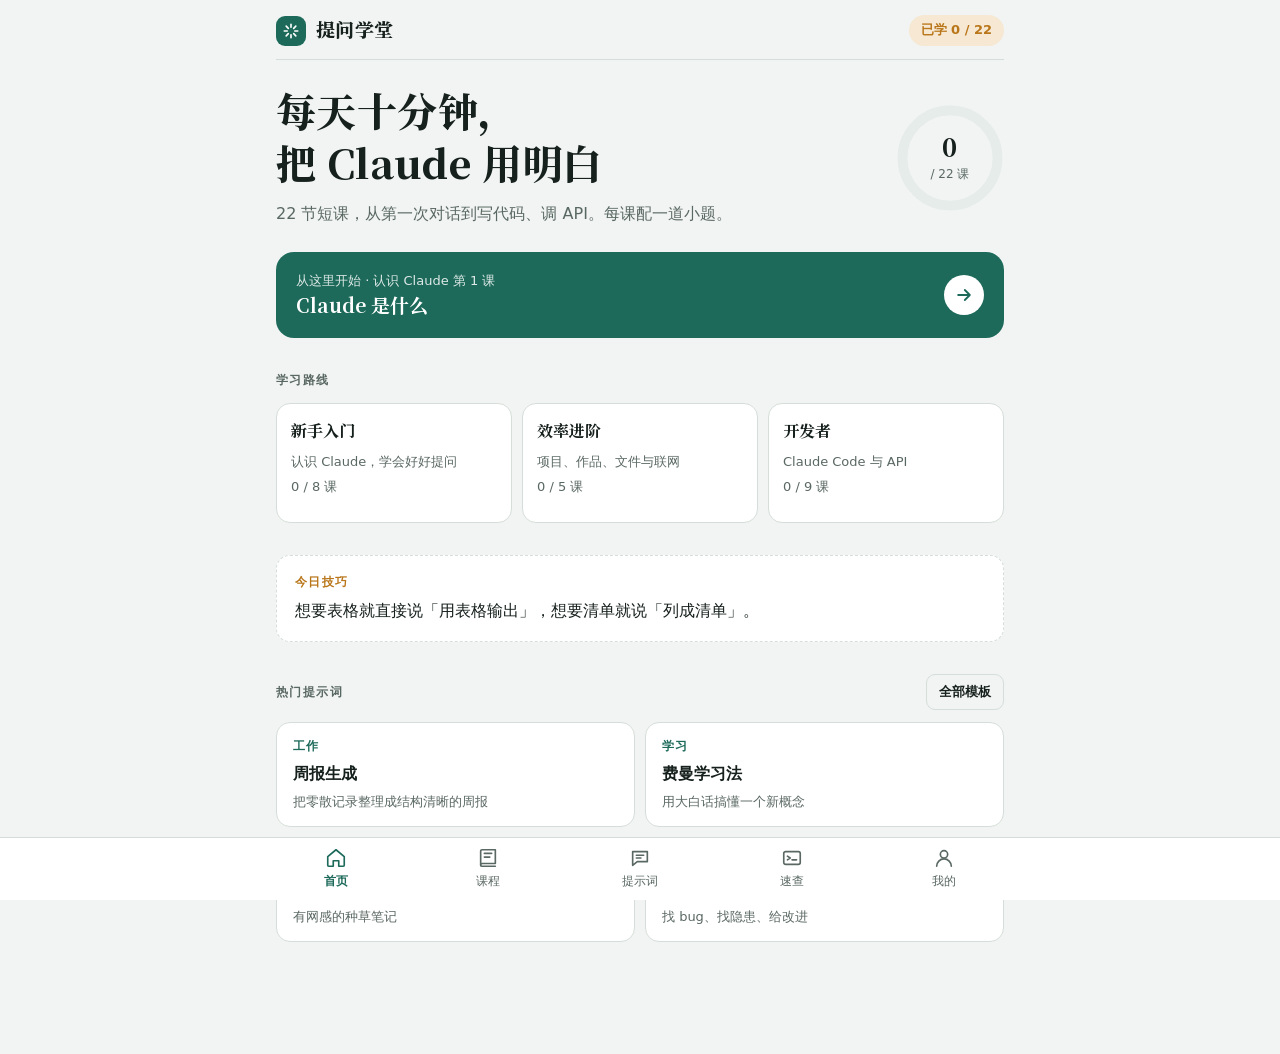
<file: ios/ClaudeXuetang/Web/index.html>
<!doctype html><html lang="zh-CN"><head><meta charset="utf-8">
<meta name="viewport" content="width=device-width,initial-scale=1,viewport-fit=cover">
<meta name="theme-color" content="#1D6A5B"><meta name="apple-mobile-web-app-capable" content="yes">
<meta name="apple-mobile-web-app-title" content="提问学堂"><link rel="manifest" href="manifest.webmanifest">
<link rel="icon" href="icon.svg"><link rel="apple-touch-icon" href="apple-touch-icon.png">
<style>:root{padding-top:env(safe-area-inset-top,0px);padding-bottom:env(safe-area-inset-bottom,0px)}body{margin:0}img{max-width:100%}[hidden]{display:none!important}</style>
</head><body>
<link rel="stylesheet" href="fonts.css"><title>提问学堂</title>
<style>
/* 布局：单栏移动优先的学习 App，底部五个标签；玉绿做主色，琥珀只用于进度与高亮 */
:root{
  --paper:#F1F4F2; --surface:#FFFFFF; --sunk:#E6ECE9;
  --ink:#16201D; --muted:#5A6863; --line:#D6DED9;
  --accent:#1D6A5B; --accent-ink:#FFFFFF; --accent-soft:#DAEBE5;
  --signal:#B9761A; --signal-soft:#F6E8D2;
  --bad:#A9443A; --bad-soft:#F5E1DE; --good:#2D7A4E; --good-soft:#DDEFE3;
  --code-bg:#1B2522; --code-fg:#E3ECE8;
  --f-display:"Noto Serif SC","Songti SC","STSong",serif;
  --f-body:"Noto Sans SC","PingFang SC","Hiragino Sans GB","Microsoft YaHei",system-ui,sans-serif;
  --f-mono:"JetBrains Mono","SF Mono",Menlo,Consolas,monospace;
  --r:14px;
}
@media (prefers-color-scheme: dark){:root:not([data-theme="light"]){
  --paper:#0F1513; --surface:#17201D; --sunk:#111A17;
  --ink:#E4ECE8; --muted:#93A39D; --line:#28342F;
  --accent:#62BCA6; --accent-ink:#08201A; --accent-soft:#1B3530;
  --signal:#E3AA4E; --signal-soft:#3A2D17;
  --bad:#E3816F; --bad-soft:#3A201C; --good:#71C493; --good-soft:#1A3324;
  --code-bg:#0A100E; --code-fg:#D8E4DF; color-scheme:dark}}
:root[data-theme="dark"]{
  --paper:#0F1513; --surface:#17201D; --sunk:#111A17;
  --ink:#E4ECE8; --muted:#93A39D; --line:#28342F;
  --accent:#62BCA6; --accent-ink:#08201A; --accent-soft:#1B3530;
  --signal:#E3AA4E; --signal-soft:#3A2D17;
  --bad:#E3816F; --bad-soft:#3A201C; --good:#71C493; --good-soft:#1A3324;
  --code-bg:#0A100E; --code-fg:#D8E4DF; color-scheme:dark}

*{box-sizing:border-box}
html,body{background:var(--paper)}
body{color:var(--ink);font-family:var(--f-body);font-size:16px;line-height:1.75;-webkit-font-smoothing:antialiased}
button,input,textarea{font:inherit;color:inherit}
button{cursor:pointer}
:focus-visible{outline:2px solid var(--accent);outline-offset:2px;border-radius:6px}
h1,h2,h3{font-family:var(--f-display);text-wrap:balance;margin:0;line-height:1.3}
p{margin:0}
code{font-family:var(--f-mono);font-size:.86em;background:var(--sunk);border:1px solid var(--line);padding:.05em .4em;border-radius:5px;word-break:break-word}
strong{font-weight:700}

.app{max-width:760px;margin:0 auto;padding-inline:16px;padding-block:0 112px}
body::before{content:"";position:fixed;top:0;left:0;right:0;height:env(safe-area-inset-top,0px);background:var(--paper);z-index:6}
.top{position:sticky;top:env(safe-area-inset-top,0px);z-index:5;background:var(--paper);display:flex;align-items:center;justify-content:space-between;gap:12px;padding-block:14px 12px;border-bottom:1px solid var(--line);margin-bottom:20px}
.brand{display:flex;align-items:center;gap:10px;font-family:var(--f-display);font-weight:800;font-size:19px;letter-spacing:.02em;background:none;border:0;padding:0}
.brand-mark{width:30px;height:30px;border-radius:9px;background:var(--accent);display:grid;place-items:center;color:var(--accent-ink)}
.pill{font-size:13px;font-variant-numeric:tabular-nums;padding:4px 12px;border-radius:99px;background:var(--signal-soft);color:var(--signal);font-weight:700;white-space:nowrap}
.back{display:inline-flex;align-items:center;gap:6px;background:none;border:0;color:var(--muted);font-size:14px;padding:4px 0}

/* 底部导航 */
.tabs{position:fixed;left:0;right:0;bottom:0;z-index:10;background:var(--surface);border-top:1px solid var(--line);padding-bottom:env(safe-area-inset-bottom,0px)}
.tabs-in{max-width:760px;margin:0 auto;display:grid;grid-template-columns:repeat(5,1fr)}
.tab{background:none;border:0;display:flex;flex-direction:column;align-items:center;gap:2px;padding:9px 0 8px;font-size:12px;color:var(--muted)}
.tab svg{width:22px;height:22px}
.tab[aria-current="page"]{color:var(--accent);font-weight:700}

/* 通用 */
.stack{display:flex;flex-direction:column;gap:14px}
.section{display:flex;flex-direction:column;gap:12px;margin-top:32px}
.eyebrow{font-size:12px;letter-spacing:.12em;color:var(--muted);font-weight:700}
.h-sec{font-size:20px}
.muted{color:var(--muted)}
.small{font-size:14px}
.card{background:var(--surface);border:1px solid var(--line);border-radius:var(--r);padding:18px}
.btn{display:inline-flex;align-items:center;justify-content:center;gap:8px;border-radius:11px;padding:11px 18px;font-weight:700;font-size:15px;border:1px solid transparent;background:var(--accent);color:var(--accent-ink)}
.btn.ghost{background:transparent;color:var(--ink);border-color:var(--line)}
.btn.sm{padding:6px 12px;font-size:13px;border-radius:9px}
.btn:active{transform:translateY(1px)}
.row{display:flex;align-items:center;gap:12px}
.grow{flex:1;min-width:0}
.chips{display:flex;gap:8px;overflow-x:auto;padding-bottom:4px;scrollbar-width:none}
.chip{flex:none;border:1px solid var(--line);background:var(--surface);border-radius:99px;padding:6px 14px;font-size:14px}
.chip[aria-pressed="true"]{background:var(--ink);color:var(--paper);border-color:var(--ink)}
.star{background:none;border:0;padding:6px;color:var(--muted);line-height:0}
.star[aria-pressed="true"]{color:var(--signal)}
.star svg{width:20px;height:20px}

/* 首页 */
.hero{display:grid;grid-template-columns:1fr auto;gap:20px;align-items:center;padding-block:8px 4px}
.hero h1{font-size:clamp(28px,7vw,40px);font-weight:800;letter-spacing:.01em}
.hero p{margin-top:8px;color:var(--muted);max-width:30em}
.ring{width:108px;height:108px;position:relative}
.ring svg{width:100%;height:100%;transform:rotate(-90deg)}
.ring-num{position:absolute;inset:0;display:grid;place-items:center;text-align:center;font-variant-numeric:tabular-nums;line-height:1.1}
.ring-num b{font-family:var(--f-display);font-size:26px}
.ring-num span{font-size:12px;color:var(--muted)}
.continue{display:flex;gap:16px;align-items:center;background:var(--accent);color:var(--accent-ink);border-radius:18px;padding:18px 20px;border:0;text-align:left;width:100%}
.continue .grow p{opacity:.85;font-size:13px}
.continue h3{font-size:19px;margin-top:2px}
.go{width:40px;height:40px;border-radius:50%;background:var(--accent-ink);color:var(--accent);display:grid;place-items:center;flex:none}
.paths{display:grid;grid-template-columns:repeat(3,minmax(0,1fr));gap:10px}
.path{background:var(--surface);border:1px solid var(--line);border-radius:var(--r);padding:14px;text-align:left;display:flex;flex-direction:column;gap:6px;min-width:0}
.path b{font-family:var(--f-display);font-size:16px}
.path span{font-size:13px;color:var(--muted);line-height:1.5}
.bar{height:5px;border-radius:99px;background:var(--sunk);overflow:hidden;margin-top:auto}
.bar i{display:block;height:100%;background:var(--signal);border-radius:99px}
.tip-card{border:1px dashed var(--line);border-radius:var(--r);padding:16px 18px;background:var(--surface)}
.tip-card .eyebrow{color:var(--signal)}

/* 课程 */
.mod{display:flex;flex-direction:column;gap:2px}
.mod-head{display:flex;align-items:baseline;justify-content:space-between;gap:12px;padding-block:6px 10px}
.mod-head h2{font-size:21px}
.mod-head span{font-size:13px;color:var(--muted);font-variant-numeric:tabular-nums;white-space:nowrap}
.lessons{background:var(--surface);border:1px solid var(--line);border-radius:var(--r);overflow:hidden}
.lesson-row{display:flex;align-items:center;gap:14px;width:100%;background:none;border:0;border-top:1px solid var(--line);padding:14px 16px;text-align:left}
.lesson-row:first-child{border-top:0}
.lesson-row .num{width:28px;height:28px;flex:none;border-radius:50%;border:1.5px solid var(--line);display:grid;place-items:center;font-size:13px;font-variant-numeric:tabular-nums;color:var(--muted);font-weight:700}
.lesson-row.done .num{background:var(--accent);border-color:var(--accent);color:var(--accent-ink)}
.lesson-row .t{font-weight:500}
.lesson-row .m{font-size:13px;color:var(--muted)}
.lesson-row svg.chev{width:18px;height:18px;color:var(--muted);flex:none}

/* 课文 */
.lesson-head{display:flex;flex-direction:column;gap:10px;padding-block:6px 4px}
.lesson-head h1{font-size:clamp(26px,6.5vw,34px)}
.prose{display:flex;flex-direction:column;gap:16px;margin-top:22px;max-width:40em}
.prose h3{font-size:19px;margin-top:10px}
.prose ul,.prose ol{margin:0;padding-left:1.3em;display:flex;flex-direction:column;gap:8px}
.prose li::marker{color:var(--accent);font-weight:700}
.callout{border-radius:12px;padding:14px 16px;background:var(--signal-soft);font-size:15px}
.callout b{color:var(--signal);margin-right:6px}
.cmp{display:flex;flex-direction:column;gap:10px}
.bubble{border-radius:16px 16px 16px 4px;padding:14px 16px;border:1px solid var(--line);background:var(--surface);white-space:pre-wrap;min-width:0}
.bubble .lab{display:inline-block;font-size:12px;font-weight:700;letter-spacing:.06em;padding:1px 9px;border-radius:99px;margin-bottom:6px}
.bubble.bad .lab{background:var(--bad-soft);color:var(--bad)}
.bubble.good{border-color:var(--accent)}
.bubble.good .lab{background:var(--good-soft);color:var(--good)}
.cmp-note{font-size:14px;color:var(--muted)}
.try{border:1.5px solid var(--accent);border-radius:var(--r);overflow:hidden}
.try-head{display:flex;align-items:center;justify-content:space-between;gap:10px;background:var(--accent-soft);padding:8px 10px 8px 16px;font-size:13px;font-weight:700;color:var(--accent)}
.try-body{padding:14px 16px;white-space:pre-wrap;background:var(--surface)}
.code{border-radius:12px;background:var(--code-bg);color:var(--code-fg);overflow:hidden}
.code-head{display:flex;justify-content:space-between;align-items:center;padding:6px 8px 6px 14px;font-size:12px;font-family:var(--f-mono);opacity:.85}
.code-head .btn{background:transparent;border-color:rgba(255,255,255,.18);color:var(--code-fg)}
.code pre{margin:0;padding:4px 16px 16px;overflow-x:auto;font-family:var(--f-mono);font-size:13.5px;line-height:1.65}
.quiz{margin-top:30px;display:flex;flex-direction:column;gap:12px}
.quiz .q{font-weight:700;font-size:17px}
.opt{display:flex;gap:12px;align-items:center;width:100%;text-align:left;background:var(--surface);border:1.5px solid var(--line);border-radius:12px;padding:12px 14px}
.opt .k{width:26px;height:26px;flex:none;border-radius:8px;background:var(--sunk);display:grid;place-items:center;font-size:13px;font-weight:700;color:var(--muted)}
.opt.right{border-color:var(--good);background:var(--good-soft)}
.opt.right .k{background:var(--good);color:var(--surface)}
.opt.wrong{border-color:var(--bad);background:var(--bad-soft)}
.opt.wrong .k{background:var(--bad);color:var(--surface)}
.opt:disabled{cursor:default;color:var(--ink)}
.why{font-size:15px;padding:12px 14px;border-radius:12px;background:var(--sunk)}
.lesson-foot{display:flex;gap:10px;margin-top:28px;flex-wrap:wrap}
.lesson-foot .btn{flex:1 1 160px}

/* 提示词 */
.pr-list{display:grid;grid-template-columns:repeat(2,minmax(0,1fr));gap:10px}
.pr{background:var(--surface);border:1px solid var(--line);border-radius:var(--r);padding:14px 16px;text-align:left;display:flex;flex-direction:column;gap:4px;min-width:0}
.pr .cat{font-size:12px;color:var(--accent);font-weight:700;letter-spacing:.06em}
.pr b{font-size:16px}
.pr span{font-size:13px;color:var(--muted);line-height:1.55}
.field{display:flex;flex-direction:column;gap:6px}
.field label{font-size:14px;font-weight:700}
.field input,.field textarea{width:100%;border:1.5px solid var(--line);background:var(--surface);border-radius:10px;padding:10px 12px;font-size:15px;line-height:1.6}
.field textarea{min-height:76px;resize:vertical}
.field input:focus,.field textarea:focus{outline:none;border-color:var(--accent)}
.preview{white-space:pre-wrap;background:var(--surface);border:1px solid var(--line);border-radius:var(--r);padding:16px;font-size:15px}
.preview mark{background:var(--signal-soft);color:var(--signal);border-radius:4px;padding:0 3px;font-weight:700}

/* 速查 */
.search{width:100%;border:1.5px solid var(--line);background:var(--surface);border-radius:12px;padding:12px 14px 12px 42px;font-size:16px;background-image:none}
.search-wrap{position:relative}
.search-wrap svg{position:absolute;left:14px;top:50%;transform:translateY(-50%);width:18px;height:18px;color:var(--muted)}
.cheat{background:var(--surface);border:1px solid var(--line);border-radius:var(--r);overflow:hidden}
.cheat-row{display:grid;grid-template-columns:minmax(0,190px) minmax(0,1fr);gap:14px;padding:11px 16px;border-top:1px solid var(--line);align-items:baseline}
.cheat-row:first-child{border-top:0}
.cheat-row kbd,.cheat-row .cmd{font-family:var(--f-mono);font-size:13.5px;font-weight:600;color:var(--accent);word-break:break-word}
.cheat-row span{font-size:14.5px}
.empty{text-align:center;color:var(--muted);padding:32px 12px}

/* 我的 */
.stats{display:grid;grid-template-columns:repeat(3,minmax(0,1fr));gap:10px}
.stat{background:var(--surface);border:1px solid var(--line);border-radius:var(--r);padding:14px;display:flex;flex-direction:column;gap:2px}
.stat b{font-family:var(--f-display);font-size:28px;font-variant-numeric:tabular-nums;line-height:1.2}
.stat span{font-size:13px;color:var(--muted)}
.mod-prog{display:grid;grid-template-columns:minmax(0,1fr) 120px 44px;gap:12px;align-items:center;padding:10px 0;border-top:1px solid var(--line);font-size:15px}
.mod-prog:first-child{border-top:0}
.mod-prog em{font-style:normal;font-size:13px;color:var(--muted);text-align:right;font-variant-numeric:tabular-nums}
.confirm{display:flex;gap:10px;align-items:center;flex-wrap:wrap;padding:12px 14px;border-radius:12px;background:var(--bad-soft);color:var(--bad);font-size:14px}

.toast{position:fixed;left:50%;bottom:calc(84px + env(safe-area-inset-bottom,0px));transform:translateX(-50%) translateY(12px);background:var(--ink);color:var(--paper);padding:9px 18px;border-radius:99px;font-size:14px;opacity:0;pointer-events:none;transition:opacity .2s,transform .2s;z-index:20;white-space:nowrap}
.toast.on{opacity:1;transform:translateX(-50%) translateY(0)}

.view{animation:in .25s ease-out}
@keyframes in{from{transform:translateY(6px)}to{transform:none}}
@media (prefers-reduced-motion:reduce){.view{animation:none}.toast{transition:none}}

@media (max-width:560px){
  .paths{grid-template-columns:1fr}
  .pr-list{grid-template-columns:1fr}
  .hero{grid-template-columns:1fr auto}
  .ring{width:88px;height:88px}
  .ring-num b{font-size:22px}
  .cheat-row{grid-template-columns:1fr;gap:2px}
  .mod-prog{grid-template-columns:minmax(0,1fr) 80px 40px}
}
</style>

<div class="app">
  <header class="top">
    <button class="brand" id="brand" aria-label="回到首页">
      <span class="brand-mark"><svg width="18" height="18" viewBox="0 0 24 24" fill="none" stroke="currentColor" stroke-width="2.2" stroke-linecap="round"><path d="M12 3v4M12 17v4M3 12h4M17 12h4M5.6 5.6l2.8 2.8M15.6 15.6l2.8 2.8M5.6 18.4l2.8-2.8M15.6 8.4l2.8-2.8"/></svg></span>
      提问学堂
    </button>
    <span class="pill" id="topPill"></span>
  </header>
  <main id="view" class="view"></main>
</div>

<nav class="tabs" aria-label="主导航"><div class="tabs-in" id="tabs"></div></nav>
<div class="toast" id="toast" role="status" aria-live="polite"></div>

<script>
/* ========== 课程内容 ========== */
const MODULES = [
 {id:'m1', name:'认识 Claude', path:'新手入门', lessons:[
  {id:'l1', title:'Claude 是什么', mins:3, blocks:[
   ['p','Claude 是 Anthropic 公司开发的 AI 助手。它能读写长文、分析文件和图片、写代码、查资料，也能在你的电脑上直接动手做事。'],
   ['h','模型家族'],
   ['p','Claude 有几档模型，越强的越聪明，越轻的越快越省。'],
   ['ul',['**Fable 5.1**：目前最强，适合最难的推理、长时间任务和复杂代码。','**Opus 5.5**：深度能力强，适合复杂写作、分析和规划。','**Sonnet 5.5**：速度和能力均衡，适合做日常主力。','**Haiku 4.5**：最快最省，适合简单问答和大批量处理。']],
   ['tip','不确定选哪个时，先用 Sonnet。遇到它答不好的难题，再换更强的模型。'],
   ['h','它不擅长什么'],
   ['ul',['知识有截止时间，最新消息要打开联网搜索。','可能出错。关键数字、法律和医疗结论要自己核实。','默认不记得别的对话。想让它记住，用「项目」或打开记忆功能。']]
  ], quiz:{q:'日常写邮件、整理笔记，速度和能力最均衡的是哪个？', opts:['Haiku 4.5','Sonnet 5.5','Fable 5.1'], a:1, why:'Sonnet 是均衡型。Haiku 更快但能力弱一些，Fable 最强但更适合真正困难的任务。'}},
  {id:'l2', title:'在哪里使用', mins:3, blocks:[
   ['p','同一个账号可以在很多地方用 Claude，对话记录会在网页、桌面和手机之间同步。'],
   ['ul',['**网页**：打开 `claude.ai` 就能用。','**桌面 App**：Mac 和 Windows 都有，可以用快捷键随时唤出，还能帮你操作电脑。','**手机 App**：iOS 和 Android 都有，支持语音对话和拍照提问。','**Claude Code**：会写代码的 Claude，能在终端、桌面 App、VS Code、JetBrains 和网页里用。','**Claude in Chrome**：浏览器扩展，帮你在网页上点击、填表、整理信息。','**API**：开发者把 Claude 接进自己的产品。']],
   ['tip','手机上遇到看不懂的东西，直接拍照发给 Claude，比打字描述快得多。']
  ], quiz:{q:'想让 Claude 直接修改你电脑上项目里的代码，该用哪个？', opts:['手机 App','Claude Code','网页上的联网搜索'], a:1, why:'Claude Code 能读懂整个项目，直接修改文件、运行命令和测试。'}},
  {id:'l3', title:'第一次对话', mins:4, blocks:[
   ['ol',['打开 `claude.ai`，注册并登录。','点「新对话」，在输入框写下你的问题。','需要时用回形针按钮上传文件或截图。','在输入框附近切换模型。','对回答不满意，直接说哪里不对，让它改。']],
   ['h','同样的需求，两种问法'],
   ['cmp','帮我写个自我介绍','帮我写一段 1 分钟的面试自我介绍。我应聘互联网公司的增长运营岗，有 3 年电商运营经验，做过日活从 2 万涨到 10 万的项目。语气自然，不要太书面。','好的问法交代了场景、身份、亮点和语气，Claude 不用猜。'],
   ['try','帮我写一段 1 分钟的面试自我介绍。我应聘的是＿＿岗位，有＿＿年＿＿经验，最拿得出手的成绩是＿＿。语气自然，不要太书面。']
  ], quiz:{q:'回答不满意时，最有效的做法是？', opts:['新开一个对话，问一模一样的问题','具体指出哪里不对，让它修改','换一个模型重新问'], a:1, why:'具体的反馈让 Claude 知道往哪个方向改。重复同样的问题，大概率得到差不多的结果。'}}
 ]},
 {id:'m2', name:'提问的艺术', path:'新手入门', lessons:[
  {id:'l4', title:'把话说清楚', mins:4, blocks:[
   ['p','Claude 很聪明，但不知道你脑子里的背景。把它当成一位能力很强、刚入职的同事：你交代得越清楚，结果越好。'],
   ['h','好提示词的四个要素'],
   ['ul',['**背景**：这是什么事，为什么要做。','**任务**：具体要它产出什么。','**要求**：长度、语气、受众，必须包含或避免的内容。','**格式**：列表、表格、段落，还是某种固定模板。']],
   ['cmp','总结一下这篇文章','下面是一篇行业报告。请帮我给老板写一段 200 字以内的总结，重点说清楚对我们电商业务有什么影响，最后给出 2 条可以马上执行的建议。','后一种写清了读者是谁、篇幅多长、重点是什么、结尾要什么。'],
   ['tip','说「要做什么」比说「不要做什么」更有效。与其说「别写太长」，不如说「控制在 3 句话以内」。']
  ], quiz:{q:'下面哪一项不属于好提示词的四要素？', opts:['背景','任务','客套话','格式'], a:2, why:'礼貌没坏处，但真正影响结果的是背景、任务、要求和格式。'}},
  {id:'l5', title:'给它看例子', mins:3, blocks:[
   ['p','想要某种特定风格时，与其堆形容词，不如直接给 1 到 3 个例子。Claude 会照着例子的感觉来写。'],
   ['cmp','帮我写几个有吸引力的商品标题','参考下面的风格，为「便携咖啡杯」写 5 个商品标题：\n例 1：一杯在手，通勤不慌｜316 不锈钢保温 6 小时\n例 2：办公室续命神器｜一键开盖，单手就能喝','「有吸引力」每个人理解都不一样，例子能把标准说死。'],
   ['tip','例子之间要有差异，不然 Claude 会照抄句式。如果只想学风格、不想学内容，明确说一声。']
  ], quiz:{q:'给 Claude 示例时，最需要注意什么？', opts:['例子越多越好','例子之间要有差异','例子要和想要的结果一模一样'], a:1, why:'例子太像，Claude 会机械模仿句式；有变化的例子才能让它抓到共同的风格。'}},
  {id:'l6', title:'让它先想再答', mins:3, blocks:[
   ['p','遇到复杂问题，比如多步计算、方案比较、策略分析，让 Claude 先思考再给结论，准确率会明显提高。'],
   ['ul',['在 claude.ai 打开「扩展思考」（Extended thinking），它会先推理再回答。','也可以在提问里写：「请一步步分析，最后再给结论」。','让它列出考虑过的方案和取舍，你更容易判断它对不对。']],
   ['try','我在考虑两个方案做小程序：A 是自建团队，B 是外包。预算 20 万，3 个月要上线。请先列出需要考虑的因素，逐项比较两个方案，最后给出推荐和理由。']
  ], quiz:{q:'哪类问题最值得让 Claude「先想再答」？', opts:['把一句话翻译成英文','比较三个融资方案的利弊','给猫起个名字'], a:1, why:'多因素比较需要推理过程。简单任务直接回答就行，开思考反而更慢。'}},
  {id:'l7', title:'用标签整理长内容', mins:3, blocks:[
   ['p','一次给好几份材料时，用标签把它们分开，Claude 就能准确知道哪段是什么。标签名可以用中文。'],
   ['code','text','请对比下面两份报价，指出价格和服务条款的差异。\n\n<报价A>\n（粘贴第一份）\n</报价A>\n\n<报价B>\n（粘贴第二份）\n</报价B>\n\n请用表格输出，最后一行写你的建议。'],
   ['tip','长文档放在前面，问题放在最后，效果通常更好。']
  ], quiz:{q:'给 Claude 一份很长的合同并提问，问题放在哪里效果通常更好？', opts:['放在合同前面','放在合同后面','放哪都一样'], a:1, why:'先给材料、最后提问，Claude 读完全文再看到问题，回答更聚焦。'}},
  {id:'l8', title:'多轮迭代', mins:3, blocks:[
   ['p','第一版很少完美。把对话当成合作：先要一版，再一步步收紧。'],
   ['ul',['指出具体问题：「第二段太空了，加一个真实案例。」','给出方向：「语气再口语一点，像跟朋友聊天。」','让它自查：「检查一下有没有事实错误或前后矛盾。」','对话太长、开始跑偏时，新开一个对话，把关键结论贴过去。']],
   ['tip','发现上一条问得不好，可以直接编辑那条消息重新生成，比不停追加纠正更干净。']
  ], quiz:{q:'对话越来越长、回答开始跑偏，最好怎么办？', opts:['继续追问，直到它改对','新开对话，带上关键结论','把所有要求再重复一遍'], a:1, why:'过长的对话里早期信息容易被稀释。新对话加上精炼的背景，往往立刻回到正轨。'}}
 ]},
 {id:'m3', name:'核心功能', path:'效率进阶', lessons:[
  {id:'l9', title:'项目 Projects', mins:4, blocks:[
   ['p','项目是一个专属工作区。你上传资料、写一份固定说明，之后在这个项目里开的每个对话都会自动带上它们。'],
   ['h','适合用在'],
   ['ul',['公司产品资料和品牌规范，写文案时不用每次重贴。','一门课的讲义，让 Claude 当你的私人助教。','长期写作项目，保持风格和设定前后一致。']],
   ['h','怎么建'],
   ['ol',['在左侧栏进入 Projects，新建项目。','在项目知识里上传文件。','在项目说明里写固定要求，比如「用简体中文回答，面向小红书用户，语气活泼」。','在项目里新建对话，开始使用。']]
  ], quiz:{q:'每次写文案都要重新粘贴品牌规范，最省事的办法是？', opts:['把规范存在记事本里每次复制','建一个项目，把规范放进项目知识','让 Claude 记在当前对话里'], a:1, why:'项目里的资料和说明会自动带进每个新对话。'}},
  {id:'l10', title:'Artifacts 作品', mins:4, blocks:[
   ['p','让 Claude 写网页、小工具、图表或长文档时，它会把结果放在对话旁边的独立窗口里。你可以直接预览、继续修改，还能生成链接分享给别人。'],
   ['ul',['小工具：番茄钟、记账表、抽签器。','可视化：把一份表格变成图表或看板。','文档：方案、清单、学习笔记。','小游戏：拿来玩，也能拿来教孩子。']],
   ['try','帮我做一个番茄钟网页：25 分钟专注、5 分钟休息，有开始、暂停和重置按钮，显示今天完成了几轮。界面简洁，手机上也好用。'],
   ['tip','想改哪里直接说，比如「按钮换成绿色」「加一个提示音」。不用自己懂代码。']
  ], quiz:{q:'关于 Artifacts，下面哪句是对的？', opts:['只能生成纯文字','可以预览、修改并分享链接','必须自己会写代码才能用'], a:1, why:'Artifacts 能生成可交互的页面和工具，用自然语言就能修改。'}},
  {id:'l11', title:'读文件和图片', mins:3, blocks:[
   ['p','PDF、Word、Excel、CSV、代码文件和图片都可以直接上传。'],
   ['ul',['长合同：「列出对我方不利的条款，标注页码。」','销售表：「按月份汇总销售额，找出下滑最多的品类，画个图。」','报错截图：「这个报错是什么意思，怎么解决？」','白板照片：「把这张照片整理成会议纪要。」']],
   ['tip','涉及数字的分析，让它说明计算方法，方便你核对。']
  ], quiz:{q:'让 Claude 分析销售数据时，怎样更容易发现错误？', opts:['只要最终结论','要求它说明计算方法','让它回答得越短越好'], a:1, why:'看到计算过程，你才能检查口径和公式是不是对的。'}},
  {id:'l12', title:'联网搜索与深度研究', mins:3, blocks:[
   ['p','Claude 的知识有截止时间。打开联网搜索后，它能查最新信息并附上来源链接。'],
   ['p','研究（Research）模式会花几分钟查阅大量资料，交给你一份带引用的报告，适合行业调研、竞品分析、选购对比。'],
   ['try','帮我调研国内主流的 AI 笔记类 App，比较它们的核心功能、价格和目标用户，用表格呈现，并附上信息来源。'],
   ['tip','来源链接要点开看看，确认原文确实是那个意思。']
  ], quiz:{q:'问「今天某只股票的收盘价」，需要什么？', opts:['扩展思考','联网搜索','上传 Excel'], a:1, why:'实时信息不在模型的知识里，必须联网查。'}},
  {id:'l13', title:'连接器与记忆', mins:3, blocks:[
   ['p','**连接器**让 Claude 读取你授权的应用，比如 Gmail、Google 日历、Google Drive、Notion。它背后用的是开放的 MCP 协议。'],
   ['p','**记忆**打开后，Claude 会记住你的偏好和长期背景，下次不用重复介绍自己。你可以随时查看和删除它记住的内容。'],
   ['try','看一下我明天的日程，帮我找出两个可以约 30 分钟会议的空档。'],
   ['tip','只连接真正需要的应用，授权前看清它能读写哪些内容。']
  ], quiz:{q:'连接器背后使用的开放协议叫什么？', opts:['MCP','HTTP','SQL'], a:0, why:'MCP（Model Context Protocol）是让 AI 接入外部工具和数据的开放标准。'}}
 ]},
 {id:'m4', name:'Claude Code', path:'开发者', lessons:[
  {id:'l14', title:'安装与启动', mins:4, blocks:[
   ['p','Claude Code 是会写代码的 Claude。它能读懂整个项目、修改文件、运行命令、跑测试、提交代码。'],
   ['h','安装'],
   ['code','bash','# macOS / Linux\ncurl -fsSL https://claude.ai/install.sh | bash\n\n# Windows（PowerShell）\nirm https://claude.ai/install.ps1 | iex\n\n# 或者用 npm\nnpm install -g @anthropic-ai/claude-code'],
   ['h','启动'],
   ['code','bash','cd 你的项目目录\nclaude'],
   ['p','第一次运行会让你登录 Claude 账号（Pro、Max、Team 或企业版），也可以用 API Key。不想碰终端的话，Claude 桌面 App 的 Code 标签页里也能用。'],
   ['try','这个项目是做什么的？主要目录结构是怎样的？我应该先看哪几个文件？']
  ], quiz:{q:'在项目目录里启动 Claude Code 的命令是？', opts:['claude','code','anthropic start'], a:0, why:'进入项目目录后输入 claude 即可启动。'}},
  {id:'l15', title:'CLAUDE.md 项目说明书', mins:4, blocks:[
   ['p','`CLAUDE.md` 是放在项目根目录的一份说明，Claude Code 每次启动都会自动读取。写上项目约定，它就不用每次问你。'],
   ['code','markdown','# 项目说明\n- 技术栈：Next.js + TypeScript + Tailwind\n- 启动：npm run dev，端口 3000\n- 测试：npm test，提交前必须通过\n- 组件用函数式写法\n- 界面文案统一用简体中文'],
   ['ul',['输入 `/init`，让 Claude 扫描项目自动生成初稿。','`~/.claude/CLAUDE.md` 放你的全局偏好，对所有项目生效。','保持简短，只写 Claude 自己看代码看不出来的东西。']]
  ], quiz:{q:'想让 Claude 自动生成 CLAUDE.md 初稿，用哪个命令？', opts:['/init','/clear','/model'], a:0, why:'/init 会分析项目结构并生成一份 CLAUDE.md。'}},
  {id:'l16', title:'常用命令与快捷键', mins:4, blocks:[
   ['p','下面这些用得最多，完整列表在「速查」页。'],
   ['ul',['`@文件名`：把某个文件交给 Claude 看，比如「检查 @src/login.ts 的逻辑」。','`/clear`：清空对话，开始新任务。','`/compact`：压缩对话历史，腾出上下文空间。','`/model`：切换模型。','**Esc**：打断 Claude 正在做的事。','**Esc 按两次**：回退到之前的某一步。','**Shift+Tab**：切换权限模式。','`!` 开头：直接执行一条终端命令。']],
   ['tip','一个任务做完就 `/clear`，再开始下一个。上下文干净，Claude 更专注，也更省额度。']
  ], quiz:{q:'对话太长、想保留要点但腾出空间，用哪个命令？', opts:['/clear','/compact','/init'], a:1, why:'/compact 会把历史压缩成摘要；/clear 是彻底清空。'}},
  {id:'l17', title:'权限与安全', mins:4, blocks:[
   ['p','Claude Code 改文件、跑命令之前，默认会先问你。按 Shift+Tab 可以在几种模式之间切换。'],
   ['ul',['**默认模式**：改文件、跑命令都先问你。','**自动接受编辑**：改文件不再问，跑命令仍然要你确认。','**计划模式**：只读不改，先给你方案，你同意后再动手。']],
   ['p','用 `/permissions` 可以把常用的安全命令设成「总是允许」，减少弹窗。'],
   ['tip','不熟悉的任务先用计划模式。项目用 git 管理，随时可以回退。']
  ], quiz:{q:'想先看 Claude 的方案、确认后再让它改代码，用哪种模式？', opts:['自动接受编辑','计划模式','默认模式'], a:1, why:'计划模式下 Claude 只分析、不修改，适合大改动之前先对齐思路。'}},
  {id:'l18', title:'Skills、MCP 与 Hooks', mins:5, blocks:[
   ['p','这几样东西让 Claude Code 变成你团队专属的助手。'],
   ['ul',['**Skills**：一个文件夹装着说明和脚本，教 Claude 完成特定任务，比如按公司模板写发布说明。用到时自动加载。','**MCP**：连接外部工具和数据，比如数据库、GitHub、设计稿。','**Hooks**：在固定时机自动执行的命令，比如每次改完文件自动格式化。','**子代理（Subagents）**：专做某类任务的助手，比如代码审查员。','**插件（Plugins）**：把以上几样打包，一键安装、分享给团队。']],
   ['code','bash','# 添加一个远程 MCP 服务\nclaude mcp add --transport http <名字> <服务地址>\n\n# 查看已连接的 MCP\nclaude mcp list']
  ], quiz:{q:'想让每次改完代码自动运行格式化工具，该用？', opts:['Skills','Hooks','MCP'], a:1, why:'Hooks 在固定事件发生时自动执行命令，适合格式化、检查这类每次都要做的事。'}}
 ]},
 {id:'m5', name:'开发者 API', path:'开发者', lessons:[
  {id:'l19', title:'第一个 API 请求', mins:5, blocks:[
   ['ol',['在 Claude 开发者平台（platform.claude.com）注册并创建 API Key。','把 Key 设成环境变量 `ANTHROPIC_API_KEY`。','安装官方 SDK：`pip install anthropic`。']],
   ['code','python','import anthropic\n\nclient = anthropic.Anthropic()  # 自动读取 ANTHROPIC_API_KEY\n\nmessage = client.messages.create(\n    model="claude-sonnet-5-5",\n    max_tokens=1024,\n    messages=[{"role": "user", "content": "用一句话解释什么是 API"}],\n)\nprint(message.content[0].text)'],
   ['tip','API Key 不要写进代码，更不要传到 GitHub。泄露后立刻在平台上作废。']
  ], quiz:{q:'API Key 最安全的存放方式是？', opts:['直接写在代码里','放在环境变量里','发到群里备份'], a:1, why:'环境变量不会随代码提交，泄露风险最低。'}},
  {id:'l20', title:'系统提示词与多轮对话', mins:4, blocks:[
   ['p','`system` 参数用来设定角色和规则，`messages` 是对话记录，用户和助手轮流出现。'],
   ['code','python','message = client.messages.create(\n    model="claude-sonnet-5-5",\n    max_tokens=1024,\n    system="你是一名耐心的英语老师，回答简短，并纠正学生的语法错误。",\n    messages=[\n        {"role": "user", "content": "I goes to school yesterday."},\n        {"role": "assistant", "content": "应该是 I went to school yesterday。"},\n        {"role": "user", "content": "为什么用 went？"},\n    ],\n)'],
   ['tip','API 不会自动记住对话。每次请求都要把之前的消息一起发过去。']
  ], quiz:{q:'调用 API 做多轮对话，需要怎么处理历史消息？', opts:['服务器会自动记住','每次请求都带上历史消息','只发最新一条就行'], a:1, why:'API 是无状态的，上下文完全由你发送的 messages 决定。'}},
  {id:'l21', title:'工具调用', mins:5, blocks:[
   ['p','告诉 Claude 你有哪些函数，包括名字、用途和参数格式。它需要时会返回一个调用请求，你执行函数，再把结果发回去，它据此给出最终回答。'],
   ['code','python','tools = [{\n    "name": "get_weather",\n    "description": "查询某个城市当前的天气",\n    "input_schema": {\n        "type": "object",\n        "properties": {"city": {"type": "string", "description": "城市名"}},\n        "required": ["city"],\n    },\n}]\n\nmessage = client.messages.create(\n    model="claude-sonnet-5-5",\n    max_tokens=1024,\n    tools=tools,\n    messages=[{"role": "user", "content": "北京现在冷吗？"}],\n)\n# message.stop_reason == "tool_use" 时，执行函数并把结果发回'],
   ['ol',['你发送问题和工具定义。','Claude 返回要调用的工具和参数。','你的代码执行函数，把结果作为 tool_result 发回。','Claude 根据结果回答用户。']],
   ['tip','`description` 写得越清楚，Claude 越知道什么时候该用这个工具。']
  ], quiz:{q:'工具调用中，真正执行函数的是谁？', opts:['Claude','你的代码','Anthropic 的服务器'], a:1, why:'Claude 只决定调用什么、传什么参数，执行和返回结果都在你这边。'}},
  {id:'l22', title:'省钱又提速', mins:4, blocks:[
   ['ul',['**选对模型**：分类、提取、简单改写用 Haiku，难题再用更强的模型。','**提示词缓存**：固定的长系统提示词和文档开启缓存，重复读取更便宜也更快。','**批处理**：不着急的大量任务用 Message Batches，价格大约减半。','**流式输出**：边生成边显示，用户感觉快很多。','**控制输出**：设好 `max_tokens`，要求简洁的格式。']],
   ['tip','先用最强的模型把效果调好，再试着换成更便宜的模型，看效果能不能保住。']
  ], quiz:{q:'每晚要处理上万条评论分类，不要求实时，最省钱的做法是？', opts:['用最强模型逐条实时调用','用 Haiku 加批处理','开扩展思考'], a:1, why:'简单任务用轻量模型，不急的大批量任务走批处理，成本最低。'}}
 ]}
];

const PATHS = [
 {name:'新手入门', desc:'认识 Claude，学会好好提问', mods:['m1','m2']},
 {name:'效率进阶', desc:'项目、作品、文件与联网', mods:['m3']},
 {name:'开发者', desc:'Claude Code 与 API', mods:['m4','m5']}
];

const TIPS = [
 '说「要做什么」比说「不要做什么」更有效。',
 '让 Claude 先问你几个问题再动手：「开始前，先问我 3 个你需要知道的问题。」',
 '把好用的提示词存进项目说明，下次不用重写。',
 '想要表格就直接说「用表格输出」，想要清单就说「列成清单」。',
 '对答案有疑问，让它「给出依据，标明哪些是推测」。',
 '同一件事让它写三个不同风格的版本，挑一个再精修。',
 '截图比描述更准确，报错、界面问题直接截图发过去。',
 '长文档放前面，问题放最后。',
 '在 Claude Code 里，一个任务结束就 /clear。',
 '让它扮演挑剔的审稿人：「指出这篇文章最弱的三个地方。」',
 '写给谁看决定了怎么写，记得告诉 Claude 读者是谁。',
 '复杂任务拆成几步，每步确认后再往下走。'
];

const PROMPTS = [
 {id:'p1', cat:'工作', title:'周报生成', desc:'把零散记录整理成结构清晰的周报', tpl:'请把我这周的工作记录整理成一份周报。\n\n我的岗位：{岗位}\n本周记录：\n{本周做的事}\n\n要求：分为「本周完成」「数据与成果」「问题与风险」「下周计划」四部分；每条一句话，突出结果和数字；语气专业简洁。'},
 {id:'p2', cat:'工作', title:'邮件润色', desc:'让邮件得体、清楚、不啰嗦', tpl:'请帮我润色下面这封邮件。\n\n收件人：{收件人身份}\n目的：{这封邮件想达成什么}\n原文：\n{邮件草稿}\n\n要求：语气礼貌但直接，删掉多余的客套，关键信息放在前两句。给出修改后的版本，再用三条说明你改了什么。'},
 {id:'p3', cat:'工作', title:'会议纪要', desc:'从杂乱记录中提炼决策和待办', tpl:'下面是一场会议的原始记录，请整理成会议纪要。\n\n会议主题：{会议主题}\n原始记录：\n{会议记录或转写文字}\n\n输出格式：\n1. 一句话结论\n2. 关键决策\n3. 待办事项表格（事项 / 负责人 / 截止时间）\n4. 未解决的问题'},
 {id:'p4', cat:'工作', title:'方案对比决策', desc:'多个选项时理清利弊', tpl:'我需要在以下选项中做决定：{选项}\n\n背景：{背景和限制条件}\n我最看重：{最在意的因素}\n\n请先列出评估维度，再逐项比较各选项，用表格呈现。最后给出你的推荐、理由，以及这个推荐在什么情况下会不成立。'},
 {id:'p5', cat:'学习', title:'费曼学习法', desc:'用大白话搞懂一个新概念', tpl:'我想真正理解「{概念}」。我的基础是：{你目前的了解程度}。\n\n请：\n1. 用一个生活中的比喻解释它\n2. 再用准确的语言解释一遍\n3. 举一个具体例子\n4. 列出初学者最常见的两个误解\n5. 最后出 3 道小题考考我，先别给答案'},
 {id:'p6', cat:'学习', title:'论文速读', desc:'快速抓住一篇论文的要点', tpl:'请帮我速读这篇论文（已上传）。我的背景：{你的专业背景}。\n\n请回答：\n1. 它想解决什么问题，为什么重要\n2. 用了什么方法\n3. 最关键的发现和数据\n4. 局限性\n5. 对{你关心的方向}有什么启发'},
 {id:'p7', cat:'学习', title:'模拟面试', desc:'让 Claude 当面试官陪你练', tpl:'请你扮演{公司类型}的{岗位}面试官，对我进行一场模拟面试。\n\n我的简历要点：\n{简历要点}\n\n规则：每次只问一个问题，等我回答后先点评（优点、不足、更好的说法），再问下一个。一共 6 个问题，由浅入深。现在开始第一个问题。'},
 {id:'p8', cat:'写作', title:'小红书文案', desc:'有网感的种草笔记', tpl:'请为「{产品或主题}」写一篇小红书笔记。\n\n目标读者：{目标人群}\n核心卖点：{卖点}\n\n要求：标题给 5 个备选，带数字或反差；正文 300 字左右，第一人称真实体验口吻，分段短，适当用符号分隔；结尾加 5 个相关话题标签。'},
 {id:'p9', cat:'写作', title:'文章挑刺', desc:'像严格的编辑一样审稿', tpl:'请你作为一位严格的编辑审阅下面的文章。文章写给{目标读者}看，目的是{文章目的}。\n\n{文章内容}\n\n请指出：最弱的三个地方并说明原因；逻辑跳跃或论据不足的段落；可以删掉的句子。最后给出修改后的开头一段。'},
 {id:'p10', cat:'写作', title:'换种说法', desc:'同一内容改写成不同语气', tpl:'请把下面这段话改写成三个版本：\n① {语气一，如：正式书面}\n② {语气二，如：轻松口语}\n③ {语气三，如：一句话精简}\n\n原文：\n{原文}'},
 {id:'p11', cat:'编程', title:'代码审查', desc:'找 bug、找隐患、给改进', tpl:'请审查下面的 {语言} 代码。它的作用是：{代码用途}。\n\n{代码}\n\n请按严重程度列出：可能的 bug、安全隐患、性能问题、可读性问题。每条说明出问题的具体场景，并给出修改后的代码。'},
 {id:'p12', cat:'编程', title:'写 SQL', desc:'用中文描述需求，生成查询', tpl:'数据库是 {数据库类型}，相关表结构如下：\n{表结构}\n\n需求：{用中文描述你想查什么}\n\n请写出 SQL，加上中文注释，并说明有没有需要注意的性能问题或边界情况。'},
 {id:'p13', cat:'编程', title:'解释报错', desc:'看懂错误信息并修好', tpl:'我在 {环境或框架} 里遇到了下面的报错：\n\n{报错信息}\n\n相关代码：\n{相关代码}\n\n请解释报错原因，给出最可能的修复方法；如果有多种可能，按概率从高到低列出，并告诉我怎么验证。'},
 {id:'p14', cat:'生活', title:'旅行规划', desc:'按节奏和预算排行程', tpl:'帮我规划一次 {目的地} 的旅行。\n\n天数：{天数}\n人员：{同行人员}\n预算：{预算}\n偏好：{喜欢什么、不喜欢什么}\n\n请按天给出行程，标注每段交通方式和大致时间；每天不超过 3 个主要景点；推荐当地特色餐厅；最后列出出发前要准备的事项。'},
 {id:'p15', cat:'生活', title:'一周食谱', desc:'省心又健康的家常菜安排', tpl:'请帮我安排一周的晚餐食谱。\n\n家庭人数：{人数}\n饮食要求：{忌口、减脂、孩子等}\n做饭时间：每顿不超过 {分钟数} 分钟\n\n用表格列出每天的菜名，再给一份合并后的采购清单，按蔬菜、肉蛋、调料分类。'},
 {id:'p16', cat:'生活', title:'难开口的话', desc:'帮你想好怎么说', tpl:'我需要和{对方是谁}谈一件事：{要谈的事}。\n\n我的顾虑：{担心什么}\n我希望的结果：{期望结果}\n\n请帮我准备：开场怎么说；核心表达的三个要点；对方可能的反应和我的回应；需要避免的说法。'}
];

const CHEAT = [
 {group:'Claude Code 斜杠命令', rows:[
  ['/help','查看所有可用命令'],['/init','扫描项目，生成 CLAUDE.md'],['/clear','清空对话，开始新任务'],['/compact','把对话历史压缩成摘要，腾出空间'],['/context','查看上下文用了多少'],['/model','切换模型'],['/resume','恢复之前的对话'],['/rewind','回退到之前的某个节点'],['/memory','编辑 CLAUDE.md 记忆文件'],['/permissions','管理允许和禁止的操作'],['/mcp','查看和管理 MCP 连接'],['/agents','管理子代理'],['/hooks','配置自动执行的 Hooks'],['/config','打开设置'],['/doctor','检查安装是否正常'],['/login','登录或切换账号']
 ]},
 {group:'Claude Code 快捷键', rows:[
  ['Esc','打断 Claude 当前的操作'],['Esc Esc','回退到之前的消息'],['Shift+Tab','切换权限模式（默认 / 自动接受编辑 / 计划）'],['@','引用文件或目录'],['!','直接执行一条终端命令'],['/','打开命令菜单'],['↑','翻看之前输入的内容'],['Shift+Enter','换行（不发送）'],['Ctrl+V','粘贴截图'],['Ctrl+C','取消输入；连按两次退出']
 ]},
 {group:'命令行用法', rows:[
  ['claude','在当前目录启动交互模式'],['claude "任务描述"','带着任务直接启动'],['claude -p "问题"','只输出结果后退出，适合脚本'],['claude -c','继续最近一次对话'],['claude -r','从历史对话中选择并恢复'],['claude --model <模型>','指定模型启动'],['claude mcp add','添加 MCP 服务'],['claude update','更新到最新版本']
 ]},
 {group:'claude.ai 使用技巧', rows:[
  ['编辑消息','修改自己发过的消息，重新生成回答'],['重新生成','对同一问题换一个回答'],['拖拽上传','把文件直接拖进输入框'],['项目','固定资料和说明，多个对话共享'],['风格','切换回答的风格，比如简洁或详细'],['扩展思考','复杂问题让 Claude 先推理再回答'],['联网搜索','获取最新信息并附带来源'],['研究','多轮检索，生成带引用的调研报告']
 ]},
 {group:'提示词口诀', rows:[
  ['给背景','说清楚是什么事、为什么做'],['定任务','具体要什么产出'],['提要求','长度、语气、受众、重点'],['指格式','表格、清单、段落还是模板'],['给例子','用 1 到 3 个例子说明风格'],['先思考','复杂问题让它一步步分析'],['分材料','多份内容用标签隔开'],['勤迭代','具体指出问题，逐步收紧']
 ]}
];

/* ========== 状态 ========== */
const KEY = 'claude-xuetang-v1';
const ALL = MODULES.flatMap((m,mi)=>m.lessons.map((l,li)=>({...l, mod:m, mi, li})));
const byId = Object.fromEntries(ALL.map(l=>[l.id,l]));
let S = {done:{}, fav:{}, quiz:{}, last:null};
try{ const raw = localStorage.getItem(KEY); if(raw) S = Object.assign(S, JSON.parse(raw)); }catch(e){}
function save(){ try{ localStorage.setItem(KEY, JSON.stringify(S)); }catch(e){} }

let route = {view:'home'};
let promptCat = '全部';
let cheatQ = '';
let resetAsk = false;
const vals = {};

/* ========== 工具函数 ========== */
const $ = s=>document.querySelector(s);
const esc = s=>String(s).replace(/[&<>"']/g,c=>({'&':'&amp;','<':'&lt;','>':'&gt;','"':'&quot;',"'":'&#39;'}[c]));
const inl = s=>esc(s).replace(/`([^`]+)`/g,'<code>$1</code>').replace(/\*\*([^*]+)\*\*/g,'<strong>$1</strong>');
const doneCount = ()=>ALL.filter(l=>S.done[l.id]).length;
const modDone = m=>m.lessons.filter(l=>S.done[l.id]).length;
const nextLesson = ()=> (S.last && !S.done[S.last] ? byId[S.last] : null) || ALL.find(l=>!S.done[l.id]) || null;

const ICON = {
 home:'<svg viewBox="0 0 24 24" fill="none" stroke="currentColor" stroke-width="1.8" stroke-linecap="round" stroke-linejoin="round"><path d="M3 10.5 12 3l9 7.5V20a1 1 0 0 1-1 1h-5v-6h-6v6H4a1 1 0 0 1-1-1z"/></svg>',
 book:'<svg viewBox="0 0 24 24" fill="none" stroke="currentColor" stroke-width="1.8" stroke-linecap="round" stroke-linejoin="round"><path d="M4 4.5A1.5 1.5 0 0 1 5.5 3H20v15H5.5A1.5 1.5 0 0 0 4 19.5z"/><path d="M4 19.5A1.5 1.5 0 0 0 5.5 21H20"/><path d="M8 7h8M8 11h6"/></svg>',
 spark:'<svg viewBox="0 0 24 24" fill="none" stroke="currentColor" stroke-width="1.8" stroke-linecap="round" stroke-linejoin="round"><path d="M4 5h16v11H9l-5 4z"/><path d="M8 9h8M8 12h5"/></svg>',
 bolt:'<svg viewBox="0 0 24 24" fill="none" stroke="currentColor" stroke-width="1.8" stroke-linecap="round" stroke-linejoin="round"><rect x="3" y="5" width="18" height="14" rx="2"/><path d="m7 10 3 2-3 2M12 14h5"/></svg>',
 user:'<svg viewBox="0 0 24 24" fill="none" stroke="currentColor" stroke-width="1.8" stroke-linecap="round" stroke-linejoin="round"><circle cx="12" cy="8" r="4"/><path d="M4 21a8 8 0 0 1 16 0"/></svg>',
 chev:'<svg class="chev" viewBox="0 0 24 24" fill="none" stroke="currentColor" stroke-width="2" stroke-linecap="round"><path d="m9 6 6 6-6 6"/></svg>',
 left:'<svg width="16" height="16" viewBox="0 0 24 24" fill="none" stroke="currentColor" stroke-width="2" stroke-linecap="round"><path d="m15 6-6 6 6 6"/></svg>',
 arrow:'<svg width="20" height="20" viewBox="0 0 24 24" fill="none" stroke="currentColor" stroke-width="2.2" stroke-linecap="round" stroke-linejoin="round"><path d="M5 12h14M13 6l6 6-6 6"/></svg>',
 star:'<svg viewBox="0 0 24 24" fill="currentColor"><path d="m12 3 2.7 5.6 6.1.9-4.4 4.3 1 6.1L12 17l-5.4 2.9 1-6.1L3.2 9.5l6.1-.9z"/></svg>',
 starO:'<svg viewBox="0 0 24 24" fill="none" stroke="currentColor" stroke-width="1.8" stroke-linejoin="round"><path d="m12 3 2.7 5.6 6.1.9-4.4 4.3 1 6.1L12 17l-5.4 2.9 1-6.1L3.2 9.5l6.1-.9z"/></svg>',
 search:'<svg viewBox="0 0 24 24" fill="none" stroke="currentColor" stroke-width="2" stroke-linecap="round"><circle cx="11" cy="11" r="7"/><path d="m20 20-3.5-3.5"/></svg>'
};
const TABS = [['home','首页','home'],['courses','课程','book'],['prompts','提示词','spark'],['cheat','速查','bolt'],['me','我的','user']];
const tabOf = v=>({lesson:'courses', prompt:'prompts'}[v] || v);

function toast(msg){ const t=$('#toast'); t.textContent=msg; t.classList.add('on'); clearTimeout(toast._t); toast._t=setTimeout(()=>t.classList.remove('on'),1600); }
function copy(text){
  const ok=()=>toast('已复制');
  const fallback=()=>{ const ta=document.createElement('textarea'); ta.value=text; ta.setAttribute('readonly',''); ta.style.position='fixed'; ta.style.opacity='0'; document.body.appendChild(ta); ta.select(); let done=false; try{ done=document.execCommand('copy'); }catch(e){} ta.remove(); toast(done?'已复制':'复制失败，请长按文字手动复制'); };
  try{ navigator.clipboard.writeText(text).then(ok, fallback); }catch(e){ fallback(); }
}
function go(view, extra={}){ route={view, ...extra}; render(); window.scrollTo(0,0); }

/* ========== 视图 ========== */
function ring(pct){
  const r=44, c=2*Math.PI*r;
  return `<svg viewBox="0 0 100 100" aria-hidden="true"><circle cx="50" cy="50" r="${r}" fill="none" stroke="var(--sunk)" stroke-width="9"/><circle cx="50" cy="50" r="${r}" fill="none" stroke="var(--signal)" stroke-width="9" stroke-linecap="round" stroke-dasharray="${c}" stroke-dashoffset="${c*(1-pct)}"/></svg>`;
}

function vHome(){
  const d=doneCount(), n=ALL.length, nx=nextLesson();
  const day=Math.floor((Date.now()-new Date(new Date().getFullYear(),0,0))/864e5);
  const tip=TIPS[day%TIPS.length];
  const cont = nx ? `<button class="continue" data-lesson="${nx.id}">
      <div class="grow"><p>${d? '继续学习':'从这里开始'} · ${esc(nx.mod.name)} 第 ${nx.li+1} 课</p><h3>${esc(nx.title)}</h3></div>
      <span class="go">${ICON.arrow}</span></button>`
    : `<div class="card"><h3 style="font-size:19px">全部 ${n} 课都学完了</h3><p class="muted small" style="margin-top:4px">去「提示词」页挑几个模板，在真实工作里用起来。</p></div>`;
  const paths = PATHS.map(p=>{
    const ls=MODULES.filter(m=>p.mods.includes(m.id)).flatMap(m=>m.lessons);
    const k=ls.filter(l=>S.done[l.id]).length;
    return `<button class="path" data-path="${p.mods[0]}"><b>${p.name}</b><span>${p.desc}</span><span style="font-variant-numeric:tabular-nums">${k} / ${ls.length} 课</span><div class="bar"><i style="width:${ls.length?k/ls.length*100:0}%"></i></div></button>`;
  }).join('');
  return `
  <section class="hero">
    <div><h1>每天十分钟，<br>把 Claude 用明白</h1><p>${n} 节短课，从第一次对话到写代码、调 API。每课配一道小题。</p></div>
    <div class="ring">${ring(n?d/n:0)}<div class="ring-num"><div><b>${d}</b><br><span>/ ${n} 课</span></div></div></div>
  </section>
  <div class="section" style="margin-top:20px">${cont}</div>
  <section class="section"><p class="eyebrow">学习路线</p><div class="paths">${paths}</div></section>
  <section class="section"><div class="tip-card"><p class="eyebrow">今日技巧</p><p style="margin-top:4px">${esc(tip)}</p></div></section>
  <section class="section"><div class="row"><p class="eyebrow grow">热门提示词</p><button class="btn ghost sm" data-go="prompts">全部模板</button></div>
    <div class="pr-list">${PROMPTS.filter(p=>['p1','p5','p8','p11'].includes(p.id)).map(prCard).join('')}</div></section>`;
}

function vCourses(){
  return `<div class="stack"><h1 style="font-size:28px">课程</h1><p class="muted">${MODULES.length} 个模块，${ALL.length} 节课。按顺序学最顺，也可以直接跳到想看的那课。</p></div>` +
  MODULES.map((m,mi)=>`<section class="section mod" id="${m.id}">
    <div class="mod-head"><div><p class="eyebrow">模块 ${mi+1} · ${m.path}</p><h2>${esc(m.name)}</h2></div><span>${modDone(m)} / ${m.lessons.length}</span></div>
    <div class="lessons">${m.lessons.map((l,li)=>`<button class="lesson-row${S.done[l.id]?' done':''}" data-lesson="${l.id}">
      <span class="num">${S.done[l.id]?'✓':li+1}</span>
      <span class="grow"><span class="t">${esc(l.title)}</span><br><span class="m">约 ${l.mins} 分钟${S.quiz[l.id]!=null?(S.quiz[l.id]===l.quiz.a?' · 小测答对':' · 小测答错'):''}</span></span>
      ${ICON.chev}</button>`).join('')}</div></section>`).join('');
}

function block(b){
  const [t]=b;
  if(t==='p') return `<p>${inl(b[1])}</p>`;
  if(t==='h') return `<h3>${esc(b[1])}</h3>`;
  if(t==='ul'||t==='ol') return `<${t}>${b[1].map(x=>`<li>${inl(x)}</li>`).join('')}</${t}>`;
  if(t==='tip') return `<div class="callout"><b>提示</b>${inl(b[1])}</div>`;
  if(t==='cmp') return `<div class="cmp">
     <div class="bubble bad"><span class="lab">模糊的问法</span><br>${esc(b[1])}</div>
     <div class="bubble good"><span class="lab">清楚的问法</span><br>${esc(b[2])}</div>
     <p class="cmp-note">${inl(b[3])}</p></div>`;
  if(t==='try') return `<div class="try"><div class="try-head">试一试，复制到 Claude 里用<button class="btn sm" data-copy="${esc(b[1])}">复制</button></div><div class="try-body">${esc(b[1])}</div></div>`;
  if(t==='code') return `<div class="code"><div class="code-head"><span>${esc(b[1])}</span><button class="btn ghost sm" data-copy="${esc(b[2])}">复制</button></div><pre><code style="background:none;border:0;padding:0;color:inherit;font-size:inherit">${esc(b[2])}</code></pre></div>`;
  return '';
}

function vLesson(){
  const l=byId[route.id]; if(!l) return vCourses();
  S.last=l.id; save();
  const idx=ALL.indexOf(l), prev=ALL[idx-1], next=ALL[idx+1];
  const ans=S.quiz[l.id];
  const q=l.quiz;
  const opts=q.opts.map((o,i)=>{
    let cls=''; if(ans!=null){ if(i===q.a) cls=' right'; else if(i===ans) cls=' wrong'; }
    return `<button class="opt${cls}" data-ans="${i}" ${ans!=null?'disabled':''}><span class="k">${'ABCD'[i]}</span><span class="grow">${esc(o)}</span></button>`;
  }).join('');
  return `
  <button class="back" data-go="courses">${ICON.left} 全部课程</button>
  <header class="lesson-head">
    <div class="row"><p class="eyebrow grow">模块 ${l.mi+1} · 第 ${l.li+1} 课 · 约 ${l.mins} 分钟</p>
      <button class="star" data-fav="${l.id}" aria-pressed="${!!S.fav[l.id]}" aria-label="收藏这一课">${S.fav[l.id]?ICON.star:ICON.starO}</button></div>
    <h1>${esc(l.title)}</h1>
  </header>
  <article class="prose">${l.blocks.map(block).join('')}</article>
  <section class="quiz card">
    <p class="eyebrow">小测</p>
    <p class="q">${esc(q.q)}</p>
    ${opts}
    ${ans!=null?`<p class="why"><strong>${ans===q.a?'答对了。':'正确答案是 '+'ABCD'[q.a]+'。'}</strong>${esc(q.why)}</p>${ans!==q.a?'<button class="btn ghost sm" data-retry style="align-self:flex-start">再答一次</button>':''}`:''}
  </section>
  <div class="lesson-foot">
    ${prev?`<button class="btn ghost" data-lesson="${prev.id}">${ICON.left} 上一课</button>`:''}
    <button class="btn" data-done="${l.id}">${S.done[l.id]?(next?'下一课':'回到课程'):(next?'学完了，下一课':'学完了')}</button>
  </div>`;
}

function prCard(p){
  return `<button class="pr" data-prompt="${p.id}"><span class="cat">${p.cat}</span><b>${esc(p.title)}</b><span>${esc(p.desc)}</span></button>`;
}
function vPrompts(){
  const cats=['全部','收藏',...new Set(PROMPTS.map(p=>p.cat))];
  const list=PROMPTS.filter(p=>promptCat==='全部'||(promptCat==='收藏'?S.fav[p.id]:p.cat===promptCat));
  return `<div class="stack"><h1 style="font-size:28px">提示词模板</h1><p class="muted">选一个模板，填上你的内容，一键复制到 Claude。</p>
    <div class="chips" role="group" aria-label="分类">${cats.map(c=>`<button class="chip" data-cat="${c}" aria-pressed="${c===promptCat}">${c}</button>`).join('')}</div></div>
    <div class="pr-list" style="margin-top:16px">${list.map(prCard).join('') || '<p class="empty" style="grid-column:1/-1">还没有收藏的模板。打开任意模板，点右上角的星标就能收藏。</p>'}</div>`;
}
function varsOf(tpl){ return [...new Set([...tpl.matchAll(/\{([^}]+)\}/g)].map(m=>m[1]))]; }
function fill(p, html){
  const v=vals[p.id]||{};
  return p.tpl.split(/(\{[^}]+\})/g).map(part=>{
    const m=part.match(/^\{([^}]+)\}$/);
    if(!m) return html?esc(part):part;
    const val=(v[m[1]]||'').trim();
    if(val) return html?esc(val):val;
    return html?`<mark>${esc(m[1])}</mark>`:`【${m[1]}】`;
  }).join('');
}
function vPrompt(){
  const p=PROMPTS.find(x=>x.id===route.id); if(!p) return vPrompts();
  const vs=varsOf(p.tpl); vals[p.id]=vals[p.id]||{};
  const long=k=>/记录|原文|内容|代码|草稿|报错|表结构|简历|做的事|文字/.test(k);
  return `<button class="back" data-go="prompts">${ICON.left} 全部模板</button>
  <header class="lesson-head"><div class="row"><p class="eyebrow grow">${p.cat}</p>
    <button class="star" data-fav="${p.id}" aria-pressed="${!!S.fav[p.id]}" aria-label="收藏这个模板">${S.fav[p.id]?ICON.star:ICON.starO}</button></div>
    <h1>${esc(p.title)}</h1><p class="muted">${esc(p.desc)}</p></header>
  <section class="section"><p class="eyebrow">填写内容</p>
    ${vs.map((k,i)=>`<div class="field"><label for="v-${p.id}-${i}">${esc(k)}</label>${long(k)
      ?`<textarea id="v-${p.id}-${i}" data-var="${esc(k)}" placeholder="在这里粘贴或输入">${esc(vals[p.id][k]||'')}</textarea>`
      :`<input id="v-${p.id}-${i}" data-var="${esc(k)}" value="${esc(vals[p.id][k]||'')}" placeholder="例如……">`}</div>`).join('')}
  </section>
  <section class="section"><div class="row"><p class="eyebrow grow">预览</p><button class="btn sm" data-copyprompt="${p.id}">复制提示词</button></div>
    <div class="preview" id="pv">${fill(p,true)}</div>
    <p class="muted small">没填的部分会以【】标出，复制后也可以在 Claude 里再补。</p></section>`;
}

function vCheat(){
  const q=cheatQ.trim().toLowerCase();
  const groups=CHEAT.map(g=>({...g, rows:g.rows.filter(r=>!q||(r[0]+r[1]+g.group).toLowerCase().includes(q))})).filter(g=>g.rows.length);
  return `<div class="stack"><h1 style="font-size:28px">速查</h1>
    <div class="search-wrap">${ICON.search}<input class="search" id="cheat-q" type="search" placeholder="搜命令或功能，比如「压缩」「模型」" value="${esc(cheatQ)}" aria-label="搜索速查表"></div></div>
    <div id="cheat-body">${cheatBody(groups)}</div>`;
}
function cheatBody(groups){
  if(!groups.length) return `<p class="empty">没找到相关内容，换个词试试。</p>`;
  return groups.map(g=>`<section class="section"><p class="eyebrow">${esc(g.group)}</p><div class="cheat">${g.rows.map(r=>`<div class="cheat-row"><span class="cmd">${esc(r[0])}</span><span>${esc(r[1])}</span></div>`).join('')}</div></section>`).join('');
}

function vMe(){
  const d=doneCount(), n=ALL.length;
  const answered=ALL.filter(l=>S.quiz[l.id]!=null), right=answered.filter(l=>S.quiz[l.id]===l.quiz.a).length;
  const favL=ALL.filter(l=>S.fav[l.id]), favP=PROMPTS.filter(p=>S.fav[p.id]);
  return `<h1 style="font-size:28px">我的学习</h1>
  <div class="stats" style="margin-top:16px">
    <div class="stat"><b>${d}</b><span>已学完 / ${n}</span></div>
    <div class="stat"><b>${answered.length?Math.round(right/answered.length*100)+'%':'—'}</b><span>小测正确率</span></div>
    <div class="stat"><b>${favL.length+favP.length}</b><span>收藏</span></div>
  </div>
  <section class="section"><p class="eyebrow">各模块进度</p><div class="card" style="padding-block:6px">
    ${MODULES.map(m=>`<div class="mod-prog"><span>${esc(m.name)}</span><div class="bar" style="margin:0"><i style="width:${modDone(m)/m.lessons.length*100}%"></i></div><em>${modDone(m)}/${m.lessons.length}</em></div>`).join('')}
  </div></section>
  <section class="section"><p class="eyebrow">收藏的课</p>
    ${favL.length?`<div class="lessons">${favL.map(l=>`<button class="lesson-row${S.done[l.id]?' done':''}" data-lesson="${l.id}"><span class="num">${S.done[l.id]?'✓':l.li+1}</span><span class="grow"><span class="t">${esc(l.title)}</span><br><span class="m">${esc(l.mod.name)}</span></span>${ICON.chev}</button>`).join('')}</div>`:'<p class="muted small">在课文页点星标即可收藏。</p>'}
  </section>
  <section class="section"><p class="eyebrow">收藏的模板</p>
    ${favP.length?`<div class="pr-list">${favP.map(prCard).join('')}</div>`:'<p class="muted small">在模板页点星标即可收藏。</p>'}
  </section>
  <section class="section"><p class="eyebrow">数据</p>
    <p class="muted small">学习进度只保存在这台设备的浏览器里，换设备或清除浏览器数据后会重新开始。</p>
    ${resetAsk?`<div class="confirm"><span class="grow">清空全部进度、小测和收藏？这一步不能撤销。</span><button class="btn sm" style="background:var(--bad);color:var(--surface)" data-reset="yes">确认清空</button><button class="btn ghost sm" data-reset="no">取消</button></div>`
      :`<button class="btn ghost sm" data-reset="ask" style="align-self:flex-start">清空学习记录</button>`}
  </section>`;
}

/* ========== 渲染与事件 ========== */
function render(){
  const v=route.view;
  const html = {home:vHome, courses:vCourses, lesson:vLesson, prompts:vPrompts, prompt:vPrompt, cheat:vCheat, me:vMe}[v]();
  const el=$('#view'); el.innerHTML=html; el.classList.remove('view'); void el.offsetWidth; el.classList.add('view');
  $('#tabs').innerHTML=TABS.map(([k,label,ic])=>`<button class="tab" data-go="${k}" ${tabOf(v)===k?'aria-current="page"':''}>${ICON[ic]}<span>${label}</span></button>`).join('');
  $('#topPill').textContent=`已学 ${doneCount()} / ${ALL.length}`;
  if(route.scrollTo){ const t=document.getElementById(route.scrollTo); if(t) setTimeout(()=>t.scrollIntoView({block:'start'}),0); delete route.scrollTo; }
}

document.addEventListener('click',e=>{
  const t=e.target.closest('button'); if(!t) return;
  const d=t.dataset;
  if(t.id==='brand') return go('home');
  if(d.go) return go(d.go);
  if(d.lesson) return go('lesson',{id:d.lesson});
  if(d.path){ route={view:'courses', scrollTo:d.path}; render(); return; }
  if(d.prompt) return go('prompt',{id:d.prompt});
  if(d.cat){ promptCat=d.cat; render(); return; }
  if(d.copy!=null) return copy(d.copy);
  if(d.copyprompt){ const p=PROMPTS.find(x=>x.id===d.copyprompt); return copy(fill(p,false)); }
  if(d.fav){ S.fav[d.fav]=!S.fav[d.fav]; if(!S.fav[d.fav]) delete S.fav[d.fav]; save(); toast(S.fav[d.fav]?'已收藏':'已取消收藏'); const y=scrollY; render(); scrollTo(0,y); return; }
  if(d.ans!=null){ S.quiz[route.id]=+d.ans; save(); const y=scrollY; render(); scrollTo(0,y); return; }
  if(d.retry!=null){ delete S.quiz[route.id]; save(); const y=scrollY; render(); scrollTo(0,y); return; }
  if(d.done){
    const first=!S.done[d.done]; S.done[d.done]=true; save();
    const idx=ALL.findIndex(l=>l.id===d.done), next=ALL[idx+1];
    if(first) toast(next?'已完成，继续加油':'全部课程学完了');
    return next?go('lesson',{id:next.id}):go('courses');
  }
  if(d.reset==='ask'){ resetAsk=true; render(); return; }
  if(d.reset==='no'){ resetAsk=false; render(); return; }
  if(d.reset==='yes'){ S={done:{},fav:{},quiz:{},last:null}; save(); resetAsk=false; render(); toast('已清空'); return; }
});

document.addEventListener('input',e=>{
  const t=e.target;
  if(t.id==='cheat-q'){
    cheatQ=t.value;
    const q=cheatQ.trim().toLowerCase();
    const groups=CHEAT.map(g=>({...g, rows:g.rows.filter(r=>!q||(r[0]+r[1]+g.group).toLowerCase().includes(q))})).filter(g=>g.rows.length);
    $('#cheat-body').innerHTML=cheatBody(groups); return;
  }
  if(t.dataset.var!=null && route.view==='prompt'){
    const p=PROMPTS.find(x=>x.id===route.id);
    vals[p.id][t.dataset.var]=t.value;
    $('#pv').innerHTML=fill(p,true);
  }
});

(function init(){
  const h=(location.hash||'').slice(1);
  if(['courses','prompts','cheat','me'].includes(h)) route={view:h};
  else if(byId[h]) route={view:'lesson', id:h};
  render();
})();
</script>
<script>if('serviceWorker' in navigator&&location.protocol.startsWith('http'))navigator.serviceWorker.register('sw.js').catch(()=>{})</script>
</body></html>
</file>
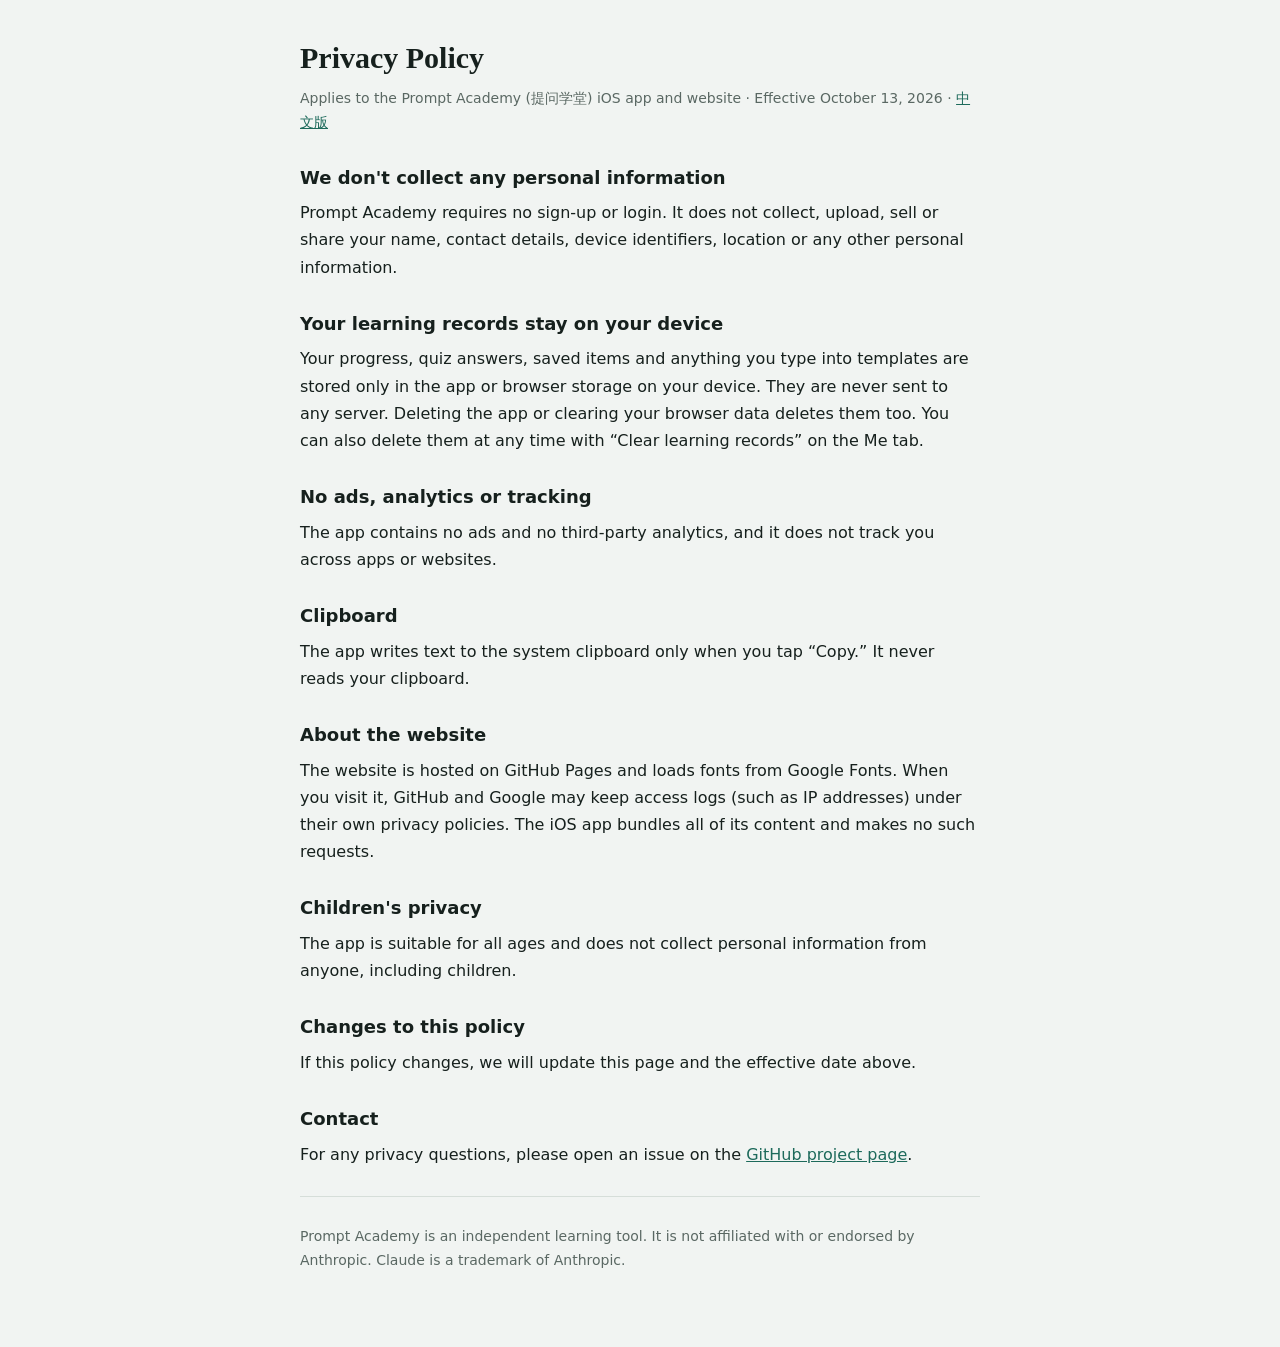
<file: privacy-en.html>
<!doctype html>
<html lang="en">
<head>
<meta charset="utf-8">
<meta name="viewport" content="width=device-width,initial-scale=1,viewport-fit=cover">
<title>Privacy Policy · Prompt Academy</title>
<style>
:root{--paper:#F1F4F2;--ink:#16201D;--muted:#5A6863;--line:#D6DED9;--accent:#1D6A5B}
@media (prefers-color-scheme:dark){:root{--paper:#0F1513;--ink:#E4ECE8;--muted:#93A39D;--line:#28342F;--accent:#62BCA6;color-scheme:dark}}
body{margin:0;background:var(--paper);color:var(--ink);font:16px/1.7 -apple-system,"Helvetica Neue",system-ui,sans-serif}
main{max-width:680px;margin:0 auto;padding:32px 16px 64px}
h1{font-family:Georgia,"Times New Roman",serif;font-size:30px;margin:0 0 4px}
h2{font-size:18px;margin:28px 0 6px}
p{margin:0 0 10px}
.muted{color:var(--muted);font-size:14px}
a{color:var(--accent)}
hr{border:0;border-top:1px solid var(--line);margin:28px 0}
</style>
</head>
<body>
<main>
<h1>Privacy Policy</h1>
<p class="muted">Applies to the Prompt Academy (提问学堂) iOS app and website · Effective October 13, 2026 · <a href="privacy.html">中文版</a></p>

<h2>We don't collect any personal information</h2>
<p>Prompt Academy requires no sign-up or login. It does not collect, upload, sell or share your name, contact details, device identifiers, location or any other personal information.</p>

<h2>Your learning records stay on your device</h2>
<p>Your progress, quiz answers, saved items and anything you type into templates are stored only in the app or browser storage on your device. They are never sent to any server. Deleting the app or clearing your browser data deletes them too. You can also delete them at any time with “Clear learning records” on the Me tab.</p>

<h2>No ads, analytics or tracking</h2>
<p>The app contains no ads and no third-party analytics, and it does not track you across apps or websites.</p>

<h2>Clipboard</h2>
<p>The app writes text to the system clipboard only when you tap “Copy.” It never reads your clipboard.</p>

<h2>About the website</h2>
<p>The website is hosted on GitHub Pages and loads fonts from Google Fonts. When you visit it, GitHub and Google may keep access logs (such as IP addresses) under their own privacy policies. The iOS app bundles all of its content and makes no such requests.</p>

<h2>Children's privacy</h2>
<p>The app is suitable for all ages and does not collect personal information from anyone, including children.</p>

<h2>Changes to this policy</h2>
<p>If this policy changes, we will update this page and the effective date above.</p>

<h2>Contact</h2>
<p>For any privacy questions, please open an issue on the <a href="https://github.com/zoey1108/claude-guide/issues">GitHub project page</a>.</p>

<hr>
<p class="muted">Prompt Academy is an independent learning tool. It is not affiliated with or endorsed by Anthropic. Claude is a trademark of Anthropic.</p>
</main>
</body>
</html>
</file>
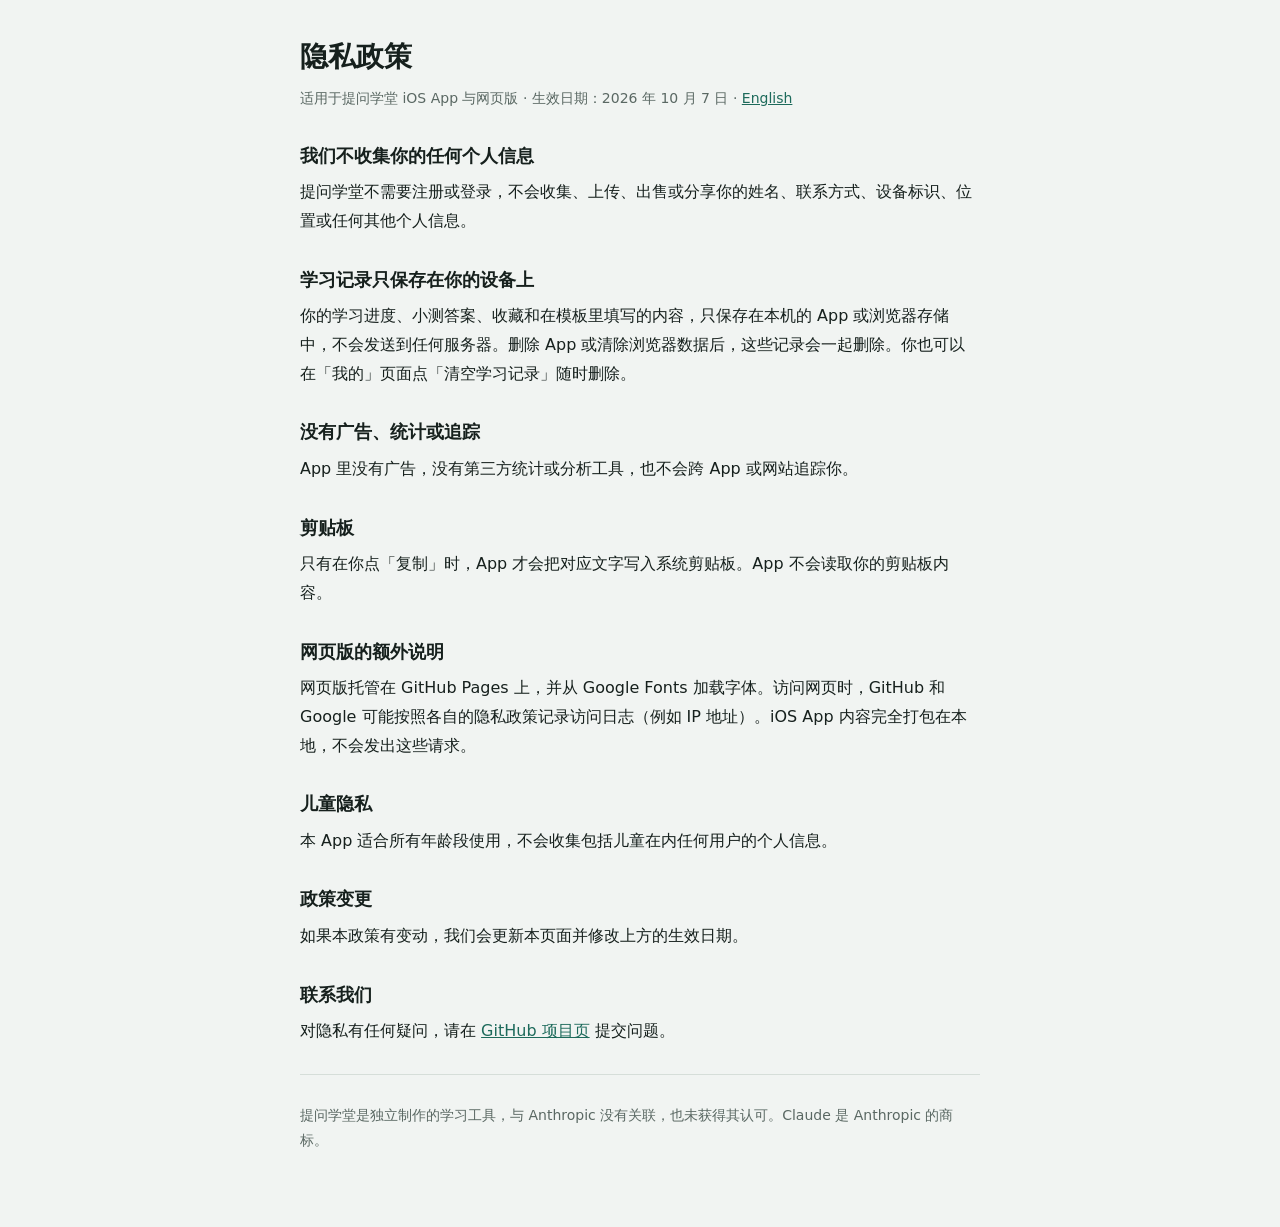
<file: privacy.html>
<!doctype html>
<html lang="zh-CN">
<head>
<meta charset="utf-8">
<meta name="viewport" content="width=device-width,initial-scale=1,viewport-fit=cover">
<title>隐私政策 · 提问学堂</title>
<style>
:root{--paper:#F1F4F2;--ink:#16201D;--muted:#5A6863;--line:#D6DED9;--accent:#1D6A5B}
@media (prefers-color-scheme:dark){:root{--paper:#0F1513;--ink:#E4ECE8;--muted:#93A39D;--line:#28342F;--accent:#62BCA6;color-scheme:dark}}
body{margin:0;background:var(--paper);color:var(--ink);font:16px/1.8 "PingFang SC","Hiragino Sans GB","Microsoft YaHei",system-ui,sans-serif}
main{max-width:680px;margin:0 auto;padding:32px 16px 64px}
h1{font-family:"Songti SC",serif;font-size:28px;margin:0 0 4px}
h2{font-size:18px;margin:28px 0 6px}
p,li{margin:0 0 10px}
.muted{color:var(--muted);font-size:14px}
a{color:var(--accent)}
hr{border:0;border-top:1px solid var(--line);margin:28px 0}
</style>
</head>
<body>
<main>
<h1>隐私政策</h1>
<p class="muted">适用于提问学堂 iOS App 与网页版 · 生效日期：2026 年 10 月 7 日 · <a href="privacy-en.html">English</a></p>

<h2>我们不收集你的任何个人信息</h2>
<p>提问学堂不需要注册或登录，不会收集、上传、出售或分享你的姓名、联系方式、设备标识、位置或任何其他个人信息。</p>

<h2>学习记录只保存在你的设备上</h2>
<p>你的学习进度、小测答案、收藏和在模板里填写的内容，只保存在本机的 App 或浏览器存储中，不会发送到任何服务器。删除 App 或清除浏览器数据后，这些记录会一起删除。你也可以在「我的」页面点「清空学习记录」随时删除。</p>

<h2>没有广告、统计或追踪</h2>
<p>App 里没有广告，没有第三方统计或分析工具，也不会跨 App 或网站追踪你。</p>

<h2>剪贴板</h2>
<p>只有在你点「复制」时，App 才会把对应文字写入系统剪贴板。App 不会读取你的剪贴板内容。</p>

<h2>网页版的额外说明</h2>
<p>网页版托管在 GitHub Pages 上，并从 Google Fonts 加载字体。访问网页时，GitHub 和 Google 可能按照各自的隐私政策记录访问日志（例如 IP 地址）。iOS App 内容完全打包在本地，不会发出这些请求。</p>

<h2>儿童隐私</h2>
<p>本 App 适合所有年龄段使用，不会收集包括儿童在内任何用户的个人信息。</p>

<h2>政策变更</h2>
<p>如果本政策有变动，我们会更新本页面并修改上方的生效日期。</p>

<h2>联系我们</h2>
<p>对隐私有任何疑问，请在 <a href="https://github.com/zoey1108/claude-guide/issues">GitHub 项目页</a> 提交问题。</p>

<hr>
<p class="muted">提问学堂是独立制作的学习工具，与 Anthropic 没有关联，也未获得其认可。Claude 是 Anthropic 的商标。</p>
</main>
</body>
</html>
</file>
<file: ios/ClaudeXuetang/Web/fonts.css>
@font-face{font-family:'Noto Serif SC';font-weight:700;font-display:swap;src:url(NotoSerifSC-700-0.woff2) format('woff2');unicode-range:U+0021,U+0025,U+0028,U+0029,U+002B,U+002C,U+002D,U+002E,U+002F,U+0030,U+0031,U+0032,U+0033,U+0034,U+0035,U+0036,U+0037,U+0038,U+0039,U+003A,U+003B,U+003F,U+0041,U+0042,U+0043,U+0044,U+0045,U+0046,U+0047,U+0048,U+0049,U+004A,U+004B,U+004C,U+004D,U+004E,U+004F,U+0050,U+0051,U+0052,U+0053,U+0054,U+0055,U+0056,U+0057,U+0058,U+0059,U+005A,U+0061,U+0062,U+0063,U+0064,U+0065,U+0066,U+0067,U+0068,U+0069,U+006A,U+006B,U+006C,U+006D,U+006E,U+006F,U+0070,U+0071,U+0072,U+0073,U+0074,U+0075,U+0076,U+0077,U+0078,U+0079,U+007A,U+00B7,U+2014,U+2026,U+2191,U+2460,U+2461,U+2462,U+2713,U+3001,U+3002,U+300C,U+300D,U+3010,U+3011,U+4E00,U+4E07,U+4E09,U+4E0A,U+4E0B,U+4E0D,U+4E0E,U+4E13,U+4E1A,U+4E1C,U+4E24,U+4E25,U+4E2A,U+4E2D,U+4E3A,U+4E3B,U+4E3E,U+4E48,U+4E49,U+4E4B,U+4E5F,U+4E60,U+4E66,U+4E71,U+4E86,U+4E8B,U+4E8C,U+4E8E,U+4E92,U+4E94,U+4E9B,U+4EA4,U+4EA7,U+4EAB,U+4EAC,U+4EAE,U+4EBA,U+4EC0,U+4ECA,U+4ECB,U+4ECD,U+4ECE,U+4EE3,U+4EE4,U+4EE5,U+4EEC,U+4EF6,U+4EF7,U+4EFB,U+4EFD,U+4EFF,U+4F01,U+4F11,U+4F17,U+4F18,U+4F1A,U+4F20,U+4F30,U+4F46,U+4F4D,U+4F4E,U+4F4F,U+4F53,U+4F59,U+4F5C,U+4F60,U+4F7F,U+4F8B,U+4F9D,U+4FA7,U+4FBF,U+4FDD,U+4FE1,U+4FEE,U+5019,U+503C,U+504F,U+505A,U+505C,U+5065,U+50CF,U+5141,U+5148,U+514D,U+5165,U+5168,U+516C,U+5171,U+5173,U+5176,U+5177,U+5185,U+518C,U+518D,U+5199,U+51B3,U+51B5,U+51B7,U+51C0,U+51C6,U+51CF,U+51E0,U+51FA,U+51FB,U+51FD,U+5206,U+5207,U+5212,U+5217,U+5219,U+521A,U+521B,U+521D,U+5220,U+5224,U+5229,U+522B,U+5230,U+5236,U+523A,U+523B,U+524D,U+5254,U+529B,U+529E,U+529F,U+52A0,U+52A1,U+52A8,U+52A9,U+52E4,U+5305,U+5316,U+5317,U+533A,U+533B,U+5341,U+534A,U+534F,U+5355,U+5356,U+5373,U+5385,U+5386,U+538B,U+539F,U+53BB,U+53C2,U+53C8,U+53CA,U+53CB,U+53CD,U+53D1,U+53D6,U+53D7,U+53D8,U+53E3,U+53E5,U+53EA,U+53EB,U+53EF,U+53F0,U+53F2,U+53F3,U+53F7,U+53F8,U+5404,U+5408,U+540C,U+540D,U+540E,U+5411,U+5417,U+5426,U+542B,U+542F,U+5438,U+543B,U+5448,U+544A,U+5458,U+5468,U+547D,U+548C,U+5496,U+54C1,U+54CD,U+54EA,U+5524,U+552E,U+5546,U+5561,U+5570,U+559C,U+559D,U+55BB,U+55E6,U+5668,U+56DB,U+56DE,U+56E0,U+56E2,U+56F0,U+56FA,U+56FD,U+56FE,U+5728,U+5730,U+573A,U+5740,U+5747,U+574F}
@font-face{font-family:'Noto Serif SC';font-weight:700;font-display:swap;src:url(NotoSerifSC-700-1.woff2) format('woff2');unicode-range:U+5757,U+578B,U+57CE,U+57FA,U+5802,U+5806,U+586B,U+5883,U+589E,U+58F0,U+5904,U+5907,U+590D,U+5916,U+591A,U+5927,U+5929,U+592A,U+5931,U+5934,U+5939,U+594F,U+5957,U+597D,U+5982,U+59CB,U+5B50,U+5B57,U+5B58,U+5B66,U+5B69,U+5B83,U+5B89,U+5B8C,U+5B98,U+5B9A,U+5B9C,U+5B9E,U+5BA1,U+5BA2,U+5BA4,U+5BB6,U+5BB9,U+5BF9,U+5BFC,U+5C01,U+5C0F,U+5C11,U+5C31,U+5C3E,U+5C40,U+5C55,U+5C5E,U+5C97,U+5DE5,U+5DE6,U+5DE7,U+5DEE,U+5DF1,U+5DF2,U+5E02,U+5E03,U+5E08,U+5E0C,U+5E26,U+5E2E,U+5E38,U+5E45,U+5E72,U+5E73,U+5E74,U+5E76,U+5E8F,U+5E93,U+5E94,U+5E95,U+5E9F,U+5EA6,U+5EAD,U+5EB7,U+5EFA,U+5F00,U+5F02,U+5F0A,U+5F0F,U+5F15,U+5F20,U+5F31,U+5F39,U+5F3A,U+5F53,U+5F55,U+5F62,U+5F71,U+5F7B,U+5F80,U+5F84,U+5F85,U+5F88,U+5F8B,U+5F97,U+5FC3,U+5FC5,U+5FC6,U+5FCC,U+5FEB,U+5FF5,U+6001,U+600E,U+601D,U+6025,U+6027,U+603B,U+6062,U+606F,U+6089,U+60A3,U+60C5,U+60F3,U+610F,U+611F,U+614C,U+6162,U+61C2,U+620F,U+6210,U+6211,U+6216,U+622A,U+6237,U+6240,U+624B,U+624D,U+6253,U+6267,U+6269,U+626B,U+626E,U+6279,U+627E,U+6280,U+6284,U+628A,U+6293,U+62A5,U+62BD,U+62C5,U+62C6,U+62CD,U+62D6,U+62DF,U+62E9,U+62EC,U+62FD,U+62FF,U+6301,U+6307,U+6309,U+6311,U+6362,U+636E,U+6377,U+6388,U+6389,U+6392,U+63A5,U+63A7,U+63A8,U+63CF,U+63D0,U+63D2,U+641C,U+641E,U+643A,U+6458,U+64A4,U+64C5,U+64CD,U+652F,U+6536,U+6539,U+653E,U+6548,U+6559,U+6563,U+6570,U+6574,U+6587,U+6599,U+659C,U+65AD,U+65B0,U+65B9,U+65C1,U+65C5,U+65CF,U+65E0,U+65E5,U+65E9,U+65F6,U+660E,U+6613,U+661F,U+662F,U+663E,U+665A,U+666F,U+6670,U+6682,U+66F4,U+66FC,U+6700,U+6708,U+6709,U+670B,U+670D,U+671B,U+671F,U+672A,U+672C,U+672F,U+673A,U+6742,U+6743,U+6750,U+675F,U+6760,U+6761,U+6765,U+676F,U+677E,U+677F,U+6784,U+6790,U+679C,U+67B6,U+67D0,U+67D3,U+67E5,U+6807,U+6808,U+680F,U+6837,U+6838,U+6839,U+683C,U+6846,U+6848,U+684C,U+6863,U+68B0,U+68C0,U+695A,U+6982,U+6A21,U+6B21,U+6B22,U+6B3E,U+6B62,U+6B63,U+6B64,U+6B65,U+6B7B,U+6BB5,U+6BCF,U+6BD4,U+6C14,U+6C42,U+6C47,U+6CA1,U+6CB9,U+6CC4,U+6CD5,U+6CE8,U+6CFC,U+6D01,U+6D3B,U+6D41,U+6D45,U+6D4B,U+6D4F,U+6D88,U+6D89,U+6DA6,U+6DA8,U+6DF1,U+6DFB,U+6E05,U+6E29,U+6E32,U+6E38,U+6E90,U+6ED1,U+6EE1,U+6F14,U+70B9,U+70BC,U+70ED,U+7126,U+7136}
@font-face{font-family:'Noto Serif SC';font-weight:700;font-display:swap;src:url(NotoSerifSC-700-2.woff2) format('woff2');unicode-range:U+7167,U+719F,U+7247,U+7248,U+724C,U+7279,U+72B6,U+72EC,U+731C,U+732B,U+7387,U+7389,U+73A9,U+73AF,U+73B0,U+73C0,U+7406,U+7425,U+751F,U+7528,U+7531,U+7535,U+753B,U+754C,U+7559,U+7565,U+756A,U+7591,U+7597,U+767B,U+767D,U+7684,U+76D6,U+76D8,U+76EE,U+76F4,U+76F8,U+76FE,U+7701,U+770B,U+771F,U+7740,U+77DB,U+77E5,U+77ED,U+7801,U+7814,U+7840,U+786E,U+78B0,U+793A,U+793C,U+795E,U+7968,U+7981,U+79C1,U+79CD,U+79F0,U+79FB,U+7A00,U+7A0B,U+7A3F,U+7A76,U+7A7A,U+7A81,U+7A97,U+7ACB,U+7ADE,U+7AE0,U+7AEF,U+7B14,U+7B26,U+7B2C,U+7B49,U+7B54,U+7B56,U+7B7E,U+7B80,U+7B97,U+7BA1,U+7BC7,U+7C7B,U+7C98,U+7CBE,U+7CCA,U+7CFB,U+7D20,U+7D22,U+7D27,U+7EA0,U+7EA2,U+7EA6,U+7EAA,U+7EAF,U+7EBF,U+7EC3,U+7EC4,U+7EC6,U+7EC8,U+7ECD,U+7ECF,U+7ED3,U+7ED9,U+7EDF,U+7EE7,U+7EE9,U+7EED,U+7EF4,U+7EFF,U+7F13,U+7F16,U+7F29,U+7F51,U+7F6E,U+7F8E,U+7FA4,U+7FFB,U+8001,U+8003,U+8005,U+800C,U+8010,U+804A,U+804C,U+8054,U+8058,U+805A,U+806A,U+8089,U+80A1,U+80CC,U+80FD,U+8102,U+8111,U+811A,U+817E,U+81EA,U+81F4,U+820D,U+822A,U+8272,U+827A,U+8282,U+82B1,U+82F1,U+8303,U+8304,U+8349,U+8350,U+83B7,U+83DC,U+8425,U+843D,U+852C,U+85CF,U+8651,U+86CB,U+878D,U+884C,U+8861,U+8865,U+8868,U+88AB,U+88C5,U+897F,U+8981,U+89C1,U+89C4,U+89C6,U+89C8,U+89C9,U+89D2,U+89E3,U+8A00,U+8BA1,U+8BA4,U+8BA9,U+8BAE,U+8BB0,U+8BB2,U+8BB8,U+8BBA,U+8BBE,U+8BC0,U+8BC1,U+8BC4,U+8BC6,U+8BC9,U+8BCD,U+8BD1,U+8BD5,U+8BDD,U+8BE2,U+8BE5,U+8BE6,U+8BED,U+8BEF,U+8BF4,U+8BF7,U+8BFB,U+8BFE,U+8C01,U+8C03,U+8C08,U+8C31,U+8C8C,U+8D1F,U+8D23,U+8D25,U+8D26,U+8D2D,U+8D34,U+8D39,U+8D44,U+8D70,U+8D77,U+8D85,U+8D8A,U+8DB3,U+8DC3,U+8DD1,U+8DDF,U+8DEF,U+8DF3,U+8EAB,U+8F68,U+8F6C,U+8F6E,U+8F7B,U+8F7D,U+8F83,U+8F91,U+8F93,U+8FB9,U+8FBE,U+8FC7,U+8FD0,U+8FD1,U+8FD4,U+8FD8,U+8FD9,U+8FDB,U+8FDC,U+8FDE,U+8FED,U+8FF0,U+8FFD,U+9000,U+9001,U+9002,U+9009,U+9010,U+9014,U+901A,U+901F,U+903B,U+9047,U+904D,U+9053,U+907F,U+90A3,U+90AE,U+90E8,U+90FD,U+914D,U+91C7,U+91CA,U+91CC,U+91CD,U+91CF,U+9488,U+949F,U+94A2,U+94AE,U+94B1,U+94FE,U+9500,U+9508,U+9519,U+952E,U+957F,U+95E8,U+95EE,U+95F4,U+9605,U+961F,U+9636,U+9644,U+9650,U+9664,U+9669,U+966A,U+968F,U+9690,U+9694,U+96BE,U+96F6,U+9700,U+9732,U+9762}
@font-face{font-family:'Noto Serif SC';font-weight:700;font-display:swap;src:url(NotoSerifSC-700-3.woff2) format('woff2');unicode-range:U+97F3,U+9875,U+9879,U+987A,U+987B,U+987E,U+987F,U+9884,U+9898,U+989D,U+98CE,U+98DF,U+9910,U+996D,U+996E,U+9988,U+9996,U+9A6C,U+9A8C,U+9AD8,U+9ED8,U+9F50,U+FF08,U+FF09,U+FF0C,U+FF1A,U+FF1B,U+FF1F,U+FF3F,U+FF5C}
@font-face{font-family:'Noto Serif SC';font-weight:800;font-display:swap;src:url(NotoSerifSC-800-0.woff2) format('woff2');unicode-range:U+0021,U+0025,U+0028,U+0029,U+002B,U+002C,U+002D,U+002E,U+002F,U+0030,U+0031,U+0032,U+0033,U+0034,U+0035,U+0036,U+0037,U+0038,U+0039,U+003A,U+003B,U+003F,U+0041,U+0042,U+0043,U+0044,U+0045,U+0046,U+0047,U+0048,U+0049,U+004A,U+004B,U+004C,U+004D,U+004E,U+004F,U+0050,U+0051,U+0052,U+0053,U+0054,U+0055,U+0056,U+0057,U+0058,U+0059,U+005A,U+0061,U+0062,U+0063,U+0064,U+0065,U+0066,U+0067,U+0068,U+0069,U+006A,U+006B,U+006C,U+006D,U+006E,U+006F,U+0070,U+0071,U+0072,U+0073,U+0074,U+0075,U+0076,U+0077,U+0078,U+0079,U+007A,U+00B7,U+2014,U+2026,U+2191,U+2460,U+2461,U+2462,U+2713,U+3001,U+3002,U+300C,U+300D,U+3010,U+3011,U+4E00,U+4E07,U+4E09,U+4E0A,U+4E0B,U+4E0D,U+4E0E,U+4E13,U+4E1A,U+4E1C,U+4E24,U+4E25,U+4E2A,U+4E2D,U+4E3A,U+4E3B,U+4E3E,U+4E48,U+4E49,U+4E4B,U+4E5F,U+4E60,U+4E66,U+4E71,U+4E86,U+4E8B,U+4E8C,U+4E8E,U+4E92,U+4E94,U+4E9B,U+4EA4,U+4EA7,U+4EAB,U+4EAC,U+4EAE,U+4EBA,U+4EC0,U+4ECA,U+4ECB,U+4ECD,U+4ECE,U+4EE3,U+4EE4,U+4EE5,U+4EEC,U+4EF6,U+4EF7,U+4EFB,U+4EFD,U+4EFF,U+4F01,U+4F11,U+4F17,U+4F18,U+4F1A,U+4F20,U+4F30,U+4F46,U+4F4D,U+4F4E,U+4F4F,U+4F53,U+4F59,U+4F5C,U+4F60,U+4F7F,U+4F8B,U+4F9D,U+4FA7,U+4FBF,U+4FDD,U+4FE1,U+4FEE,U+5019,U+503C,U+504F,U+505A,U+505C,U+5065,U+50CF,U+5141,U+5148,U+514D,U+5165,U+5168,U+516C,U+5171,U+5173,U+5176,U+5177,U+5185,U+518C,U+518D,U+5199,U+51B3,U+51B5,U+51B7,U+51C0,U+51C6,U+51CF,U+51E0,U+51FA,U+51FB,U+51FD,U+5206,U+5207,U+5212,U+5217,U+5219,U+521A,U+521B,U+521D,U+5220,U+5224,U+5229,U+522B,U+5230,U+5236,U+523A,U+523B,U+524D,U+5254,U+529B,U+529E,U+529F,U+52A0,U+52A1,U+52A8,U+52A9,U+52E4,U+5305,U+5316,U+5317,U+533A,U+533B,U+5341,U+534A,U+534F,U+5355,U+5356,U+5373,U+5385,U+5386,U+538B,U+539F,U+53BB,U+53C2,U+53C8,U+53CA,U+53CB,U+53CD,U+53D1,U+53D6,U+53D7,U+53D8,U+53E3,U+53E5,U+53EA,U+53EB,U+53EF,U+53F0,U+53F2,U+53F3,U+53F7,U+53F8,U+5404,U+5408,U+540C,U+540D,U+540E,U+5411,U+5417,U+5426,U+542B,U+542F,U+5438,U+543B,U+5448,U+544A,U+5458,U+5468,U+547D,U+548C,U+5496,U+54C1,U+54CD,U+54EA,U+5524,U+552E,U+5546,U+5561,U+5570,U+559C,U+559D,U+55BB,U+55E6,U+5668,U+56DB,U+56DE,U+56E0,U+56E2,U+56F0,U+56FA,U+56FD,U+56FE,U+5728,U+5730,U+573A,U+5740,U+5747,U+574F}
@font-face{font-family:'Noto Serif SC';font-weight:800;font-display:swap;src:url(NotoSerifSC-800-1.woff2) format('woff2');unicode-range:U+5757,U+578B,U+57CE,U+57FA,U+5802,U+5806,U+586B,U+5883,U+589E,U+58F0,U+5904,U+5907,U+590D,U+5916,U+591A,U+5927,U+5929,U+592A,U+5931,U+5934,U+5939,U+594F,U+5957,U+597D,U+5982,U+59CB,U+5B50,U+5B57,U+5B58,U+5B66,U+5B69,U+5B83,U+5B89,U+5B8C,U+5B98,U+5B9A,U+5B9C,U+5B9E,U+5BA1,U+5BA2,U+5BA4,U+5BB6,U+5BB9,U+5BF9,U+5BFC,U+5C01,U+5C0F,U+5C11,U+5C31,U+5C3E,U+5C40,U+5C55,U+5C5E,U+5C97,U+5DE5,U+5DE6,U+5DE7,U+5DEE,U+5DF1,U+5DF2,U+5E02,U+5E03,U+5E08,U+5E0C,U+5E26,U+5E2E,U+5E38,U+5E45,U+5E72,U+5E73,U+5E74,U+5E76,U+5E8F,U+5E93,U+5E94,U+5E95,U+5E9F,U+5EA6,U+5EAD,U+5EB7,U+5EFA,U+5F00,U+5F02,U+5F0A,U+5F0F,U+5F15,U+5F20,U+5F31,U+5F39,U+5F3A,U+5F53,U+5F55,U+5F62,U+5F71,U+5F7B,U+5F80,U+5F84,U+5F85,U+5F88,U+5F8B,U+5F97,U+5FC3,U+5FC5,U+5FC6,U+5FCC,U+5FEB,U+5FF5,U+6001,U+600E,U+601D,U+6025,U+6027,U+603B,U+6062,U+606F,U+6089,U+60A3,U+60C5,U+60F3,U+610F,U+611F,U+614C,U+6162,U+61C2,U+620F,U+6210,U+6211,U+6216,U+622A,U+6237,U+6240,U+624B,U+624D,U+6253,U+6267,U+6269,U+626B,U+626E,U+6279,U+627E,U+6280,U+6284,U+628A,U+6293,U+62A5,U+62BD,U+62C5,U+62C6,U+62CD,U+62D6,U+62DF,U+62E9,U+62EC,U+62FD,U+62FF,U+6301,U+6307,U+6309,U+6311,U+6362,U+636E,U+6377,U+6388,U+6389,U+6392,U+63A5,U+63A7,U+63A8,U+63CF,U+63D0,U+63D2,U+641C,U+641E,U+643A,U+6458,U+64A4,U+64C5,U+64CD,U+652F,U+6536,U+6539,U+653E,U+6548,U+6559,U+6563,U+6570,U+6574,U+6587,U+6599,U+659C,U+65AD,U+65B0,U+65B9,U+65C1,U+65C5,U+65CF,U+65E0,U+65E5,U+65E9,U+65F6,U+660E,U+6613,U+661F,U+662F,U+663E,U+665A,U+666F,U+6670,U+6682,U+66F4,U+66FC,U+6700,U+6708,U+6709,U+670B,U+670D,U+671B,U+671F,U+672A,U+672C,U+672F,U+673A,U+6742,U+6743,U+6750,U+675F,U+6760,U+6761,U+6765,U+676F,U+677E,U+677F,U+6784,U+6790,U+679C,U+67B6,U+67D0,U+67D3,U+67E5,U+6807,U+6808,U+680F,U+6837,U+6838,U+6839,U+683C,U+6846,U+6848,U+684C,U+6863,U+68B0,U+68C0,U+695A,U+6982,U+6A21,U+6B21,U+6B22,U+6B3E,U+6B62,U+6B63,U+6B64,U+6B65,U+6B7B,U+6BB5,U+6BCF,U+6BD4,U+6C14,U+6C42,U+6C47,U+6CA1,U+6CB9,U+6CC4,U+6CD5,U+6CE8,U+6CFC,U+6D01,U+6D3B,U+6D41,U+6D45,U+6D4B,U+6D4F,U+6D88,U+6D89,U+6DA6,U+6DA8,U+6DF1,U+6DFB,U+6E05,U+6E29,U+6E32,U+6E38,U+6E90,U+6ED1,U+6EE1,U+6F14,U+70B9,U+70BC,U+70ED,U+7126,U+7136}
@font-face{font-family:'Noto Serif SC';font-weight:800;font-display:swap;src:url(NotoSerifSC-800-2.woff2) format('woff2');unicode-range:U+7167,U+719F,U+7247,U+7248,U+724C,U+7279,U+72B6,U+72EC,U+731C,U+732B,U+7387,U+7389,U+73A9,U+73AF,U+73B0,U+73C0,U+7406,U+7425,U+751F,U+7528,U+7531,U+7535,U+753B,U+754C,U+7559,U+7565,U+756A,U+7591,U+7597,U+767B,U+767D,U+7684,U+76D6,U+76D8,U+76EE,U+76F4,U+76F8,U+76FE,U+7701,U+770B,U+771F,U+7740,U+77DB,U+77E5,U+77ED,U+7801,U+7814,U+7840,U+786E,U+78B0,U+793A,U+793C,U+795E,U+7968,U+7981,U+79C1,U+79CD,U+79F0,U+79FB,U+7A00,U+7A0B,U+7A3F,U+7A76,U+7A7A,U+7A81,U+7A97,U+7ACB,U+7ADE,U+7AE0,U+7AEF,U+7B14,U+7B26,U+7B2C,U+7B49,U+7B54,U+7B56,U+7B7E,U+7B80,U+7B97,U+7BA1,U+7BC7,U+7C7B,U+7C98,U+7CBE,U+7CCA,U+7CFB,U+7D20,U+7D22,U+7D27,U+7EA0,U+7EA2,U+7EA6,U+7EAA,U+7EAF,U+7EBF,U+7EC3,U+7EC4,U+7EC6,U+7EC8,U+7ECD,U+7ECF,U+7ED3,U+7ED9,U+7EDF,U+7EE7,U+7EE9,U+7EED,U+7EF4,U+7EFF,U+7F13,U+7F16,U+7F29,U+7F51,U+7F6E,U+7F8E,U+7FA4,U+7FFB,U+8001,U+8003,U+8005,U+800C,U+8010,U+804A,U+804C,U+8054,U+8058,U+805A,U+806A,U+8089,U+80A1,U+80CC,U+80FD,U+8102,U+8111,U+811A,U+817E,U+81EA,U+81F4,U+820D,U+822A,U+8272,U+827A,U+8282,U+82B1,U+82F1,U+8303,U+8304,U+8349,U+8350,U+83B7,U+83DC,U+8425,U+843D,U+852C,U+85CF,U+8651,U+86CB,U+878D,U+884C,U+8861,U+8865,U+8868,U+88AB,U+88C5,U+897F,U+8981,U+89C1,U+89C4,U+89C6,U+89C8,U+89C9,U+89D2,U+89E3,U+8A00,U+8BA1,U+8BA4,U+8BA9,U+8BAE,U+8BB0,U+8BB2,U+8BB8,U+8BBA,U+8BBE,U+8BC0,U+8BC1,U+8BC4,U+8BC6,U+8BC9,U+8BCD,U+8BD1,U+8BD5,U+8BDD,U+8BE2,U+8BE5,U+8BE6,U+8BED,U+8BEF,U+8BF4,U+8BF7,U+8BFB,U+8BFE,U+8C01,U+8C03,U+8C08,U+8C31,U+8C8C,U+8D1F,U+8D23,U+8D25,U+8D26,U+8D2D,U+8D34,U+8D39,U+8D44,U+8D70,U+8D77,U+8D85,U+8D8A,U+8DB3,U+8DC3,U+8DD1,U+8DDF,U+8DEF,U+8DF3,U+8EAB,U+8F68,U+8F6C,U+8F6E,U+8F7B,U+8F7D,U+8F83,U+8F91,U+8F93,U+8FB9,U+8FBE,U+8FC7,U+8FD0,U+8FD1,U+8FD4,U+8FD8,U+8FD9,U+8FDB,U+8FDC,U+8FDE,U+8FED,U+8FF0,U+8FFD,U+9000,U+9001,U+9002,U+9009,U+9010,U+9014,U+901A,U+901F,U+903B,U+9047,U+904D,U+9053,U+907F,U+90A3,U+90AE,U+90E8,U+90FD,U+914D,U+91C7,U+91CA,U+91CC,U+91CD,U+91CF,U+9488,U+949F,U+94A2,U+94AE,U+94B1,U+94FE,U+9500,U+9508,U+9519,U+952E,U+957F,U+95E8,U+95EE,U+95F4,U+9605,U+961F,U+9636,U+9644,U+9650,U+9664,U+9669,U+966A,U+968F,U+9690,U+9694,U+96BE,U+96F6,U+9700,U+9732,U+9762}
@font-face{font-family:'Noto Serif SC';font-weight:800;font-display:swap;src:url(NotoSerifSC-800-3.woff2) format('woff2');unicode-range:U+97F3,U+9875,U+9879,U+987A,U+987B,U+987E,U+987F,U+9884,U+9898,U+989D,U+98CE,U+98DF,U+9910,U+996D,U+996E,U+9988,U+9996,U+9A6C,U+9A8C,U+9AD8,U+9ED8,U+9F50,U+FF08,U+FF09,U+FF0C,U+FF1A,U+FF1B,U+FF1F,U+FF3F,U+FF5C}
</file>
